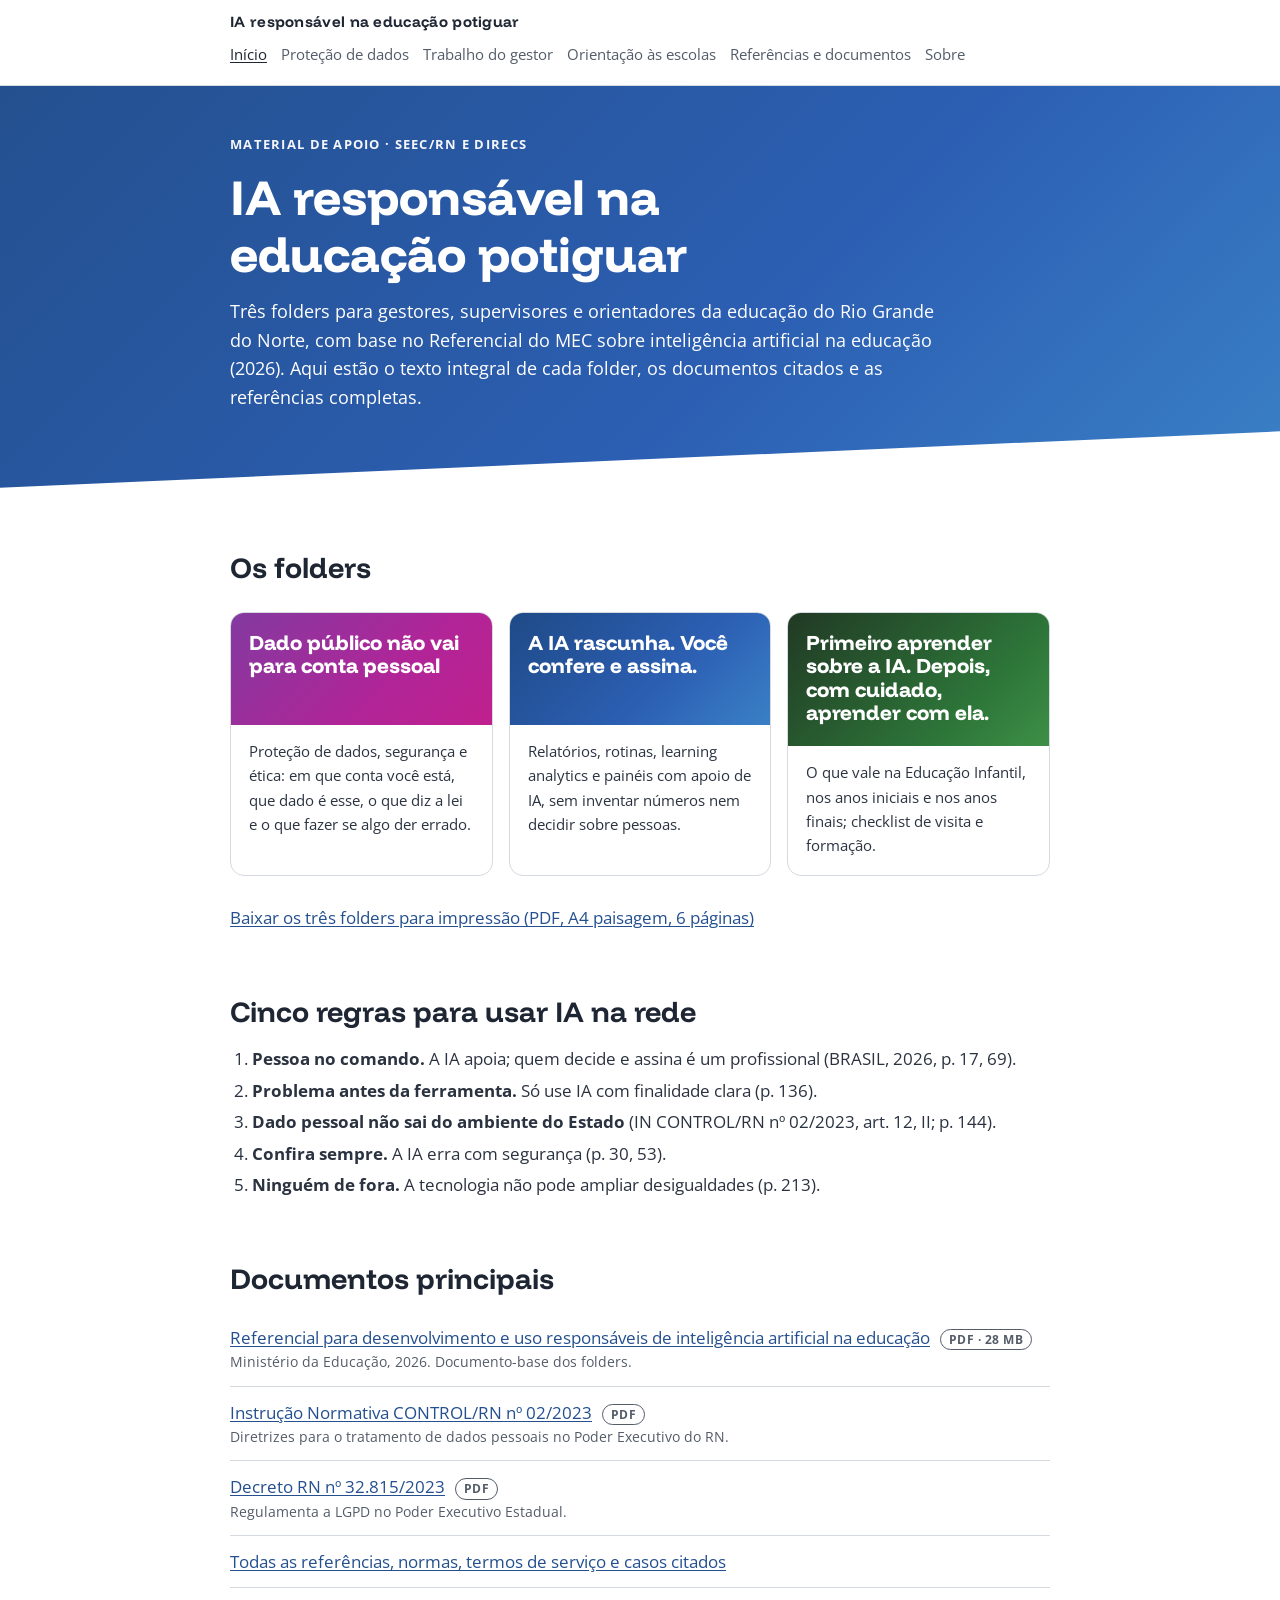
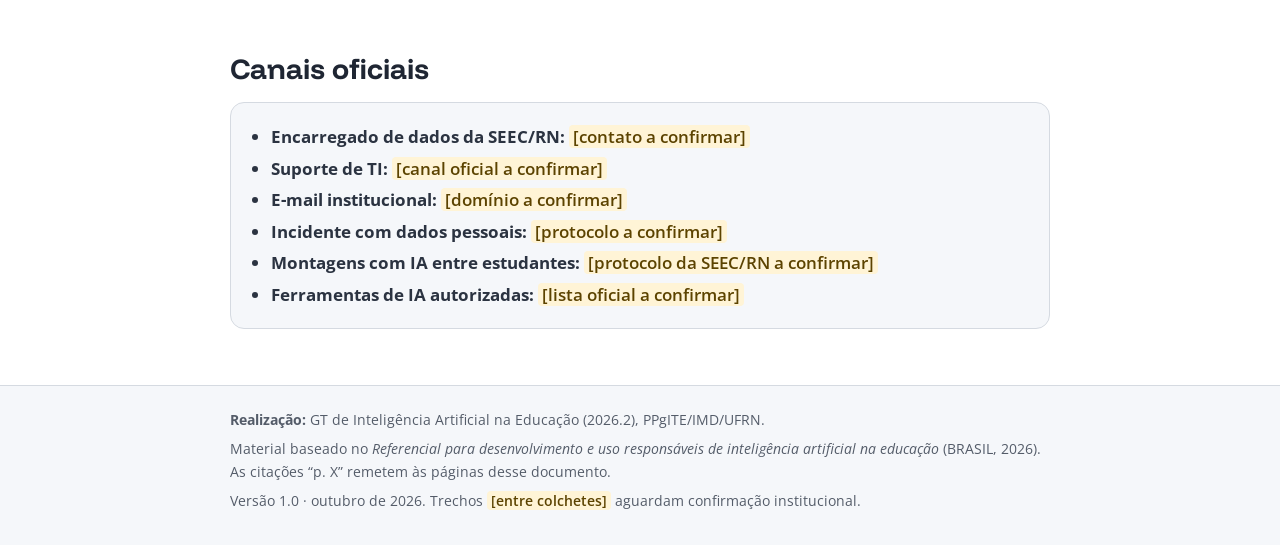
<file: index.html>
<!doctype html>
<html lang="pt-BR">
<head>
<meta charset="utf-8">
<meta name="viewport" content="width=device-width, initial-scale=1">
<title>IA responsável na educação potiguar</title>
<meta name="description" content="Folders, documentos e referências sobre o uso responsável de IA na educação do RN.">
<meta name="theme-color" content="#2C5FB3">
<link rel="icon" href="/assets/img/icone.svg" type="image/svg+xml">
<link rel="preconnect" href="https://fonts.googleapis.com">
<link rel="preconnect" href="https://fonts.gstatic.com" crossorigin>
<link rel="stylesheet" href="https://fonts.googleapis.com/css2?family=Funnel+Display:wght@600;700;800&family=Open+Sans:ital,wght@0,400;0,600;0,700;1,400&display=swap">
<link rel="stylesheet" href="/assets/css/style.css">
</head>
<body class="">
<a class="skip" href="#conteudo">Pular para o conteúdo</a>
<header class="top"><div class="wrap">
<a class="brand" href="/">IA responsável na educação potiguar</a>
<nav class="nav" aria-label="Seções"><a href="/" aria-current="page">Início</a><a href="/protecao-de-dados">Proteção de dados</a><a href="/trabalho-do-gestor">Trabalho do gestor</a><a href="/orientacao-nas-escolas">Orientação às escolas</a><a href="/referencias">Referências e documentos</a><a href="/sobre">Sobre</a></nav>
</div></header>
<section class="hero"><div class="wrap">
<p class="kicker">Material de apoio · SEEC/RN e DIRECs</p>
<h1>IA responsável na educação potiguar</h1>
<p class="lead">Três folders para gestores, supervisores e orientadores da educação do Rio Grande do Norte, com base no Referencial do MEC sobre inteligência artificial na educação (2026). Aqui estão o texto integral de cada folder, os documentos citados e as referências completas.</p>
</div></section>
<main id="conteudo"><div class="wrap">

<h2>Os folders</h2>
<div class="cards">
<a class="card t-dados" href="/protecao-de-dados"><span class="cap">Dado público não vai para conta pessoal</span><span class="body">Proteção de dados, segurança e ética: em que conta você está, que dado é esse, o que diz a lei e o que fazer se algo der errado.</span></a>
<a class="card t-gestor" href="/trabalho-do-gestor"><span class="cap">A IA rascunha. Você confere e assina.</span><span class="body">Relatórios, rotinas, learning analytics e painéis com apoio de IA, sem inventar números nem decidir sobre pessoas.</span></a>
<a class="card t-escolas" href="/orientacao-nas-escolas"><span class="cap">Primeiro aprender sobre a IA. Depois, com cuidado, aprender com ela.</span><span class="body">O que vale na Educação Infantil, nos anos iniciais e nos anos finais; checklist de visita e formação.</span></a>
</div>
<p><a href="/documentos/folders-ia-responsavel-educacao-potiguar.pdf">Baixar os três folders para impressão (PDF, A4 paisagem, 6 páginas)</a></p>

<h2>Cinco regras para usar IA na rede</h2>
<ol>
<li><strong>Pessoa no comando.</strong> A IA apoia; quem decide e assina é um profissional (BRASIL, 2026, p. 17, 69).</li>
<li><strong>Problema antes da ferramenta.</strong> Só use IA com finalidade clara (p. 136).</li>
<li><strong>Dado pessoal não sai do ambiente do Estado</strong> (IN CONTROL/RN nº 02/2023, art. 12, II; p. 144).</li>
<li><strong>Confira sempre.</strong> A IA erra com segurança (p. 30, 53).</li>
<li><strong>Ninguém de fora.</strong> A tecnologia não pode ampliar desigualdades (p. 213).</li>
</ol>

<h2>Documentos principais</h2>
<ul class="docs">
<li><a href="/documentos/referencial-ia-educacao-mec-2026.pdf">Referencial para desenvolvimento e uso responsáveis de inteligência artificial na educação</a> <span class="tag">PDF · 28 MB</span><span class="meta">Ministério da Educação, 2026. Documento-base dos folders.</span></li>
<li><a href="/documentos/in-control-rn-02-2023.pdf">Instrução Normativa CONTROL/RN nº 02/2023</a> <span class="tag">PDF</span><span class="meta">Diretrizes para o tratamento de dados pessoais no Poder Executivo do RN.</span></li>
<li><a href="/documentos/decreto-rn-32815-2023.pdf">Decreto RN nº 32.815/2023</a> <span class="tag">PDF</span><span class="meta">Regulamenta a LGPD no Poder Executivo Estadual.</span></li>
<li><a href="/referencias">Todas as referências, normas, termos de serviço e casos citados</a></li>
</ul>

<h2>Canais oficiais</h2>
<div class="box soft">
<ul>
<li><strong>Encarregado de dados da SEEC/RN:</strong> <span class="ph">[contato a confirmar]</span></li>
<li><strong>Suporte de TI:</strong> <span class="ph">[canal oficial a confirmar]</span></li>
<li><strong>E-mail institucional:</strong> <span class="ph">[domínio a confirmar]</span></li>
<li><strong>Incidente com dados pessoais:</strong> <span class="ph">[protocolo a confirmar]</span></li>
<li><strong>Montagens com IA entre estudantes:</strong> <span class="ph">[protocolo da SEEC/RN a confirmar]</span></li>
<li><strong>Ferramentas de IA autorizadas:</strong> <span class="ph">[lista oficial a confirmar]</span></li>
</ul>
</div>

</div></main>
<footer class="foot"><div class="wrap">
<p><strong>Realização:</strong> GT de Inteligência Artificial na Educação (2026.2), PPgITE/IMD/UFRN.</p>
<p>Material baseado no <em>Referencial para desenvolvimento e uso responsáveis de inteligência artificial na educação</em> (BRASIL, 2026). As citações “p. X” remetem às páginas desse documento.</p>
<p>Versão 1.0 · outubro de 2026. Trechos <span class="ph">[entre colchetes]</span> aguardam confirmação institucional.</p>
</div></footer>
</body>
</html>
</file>
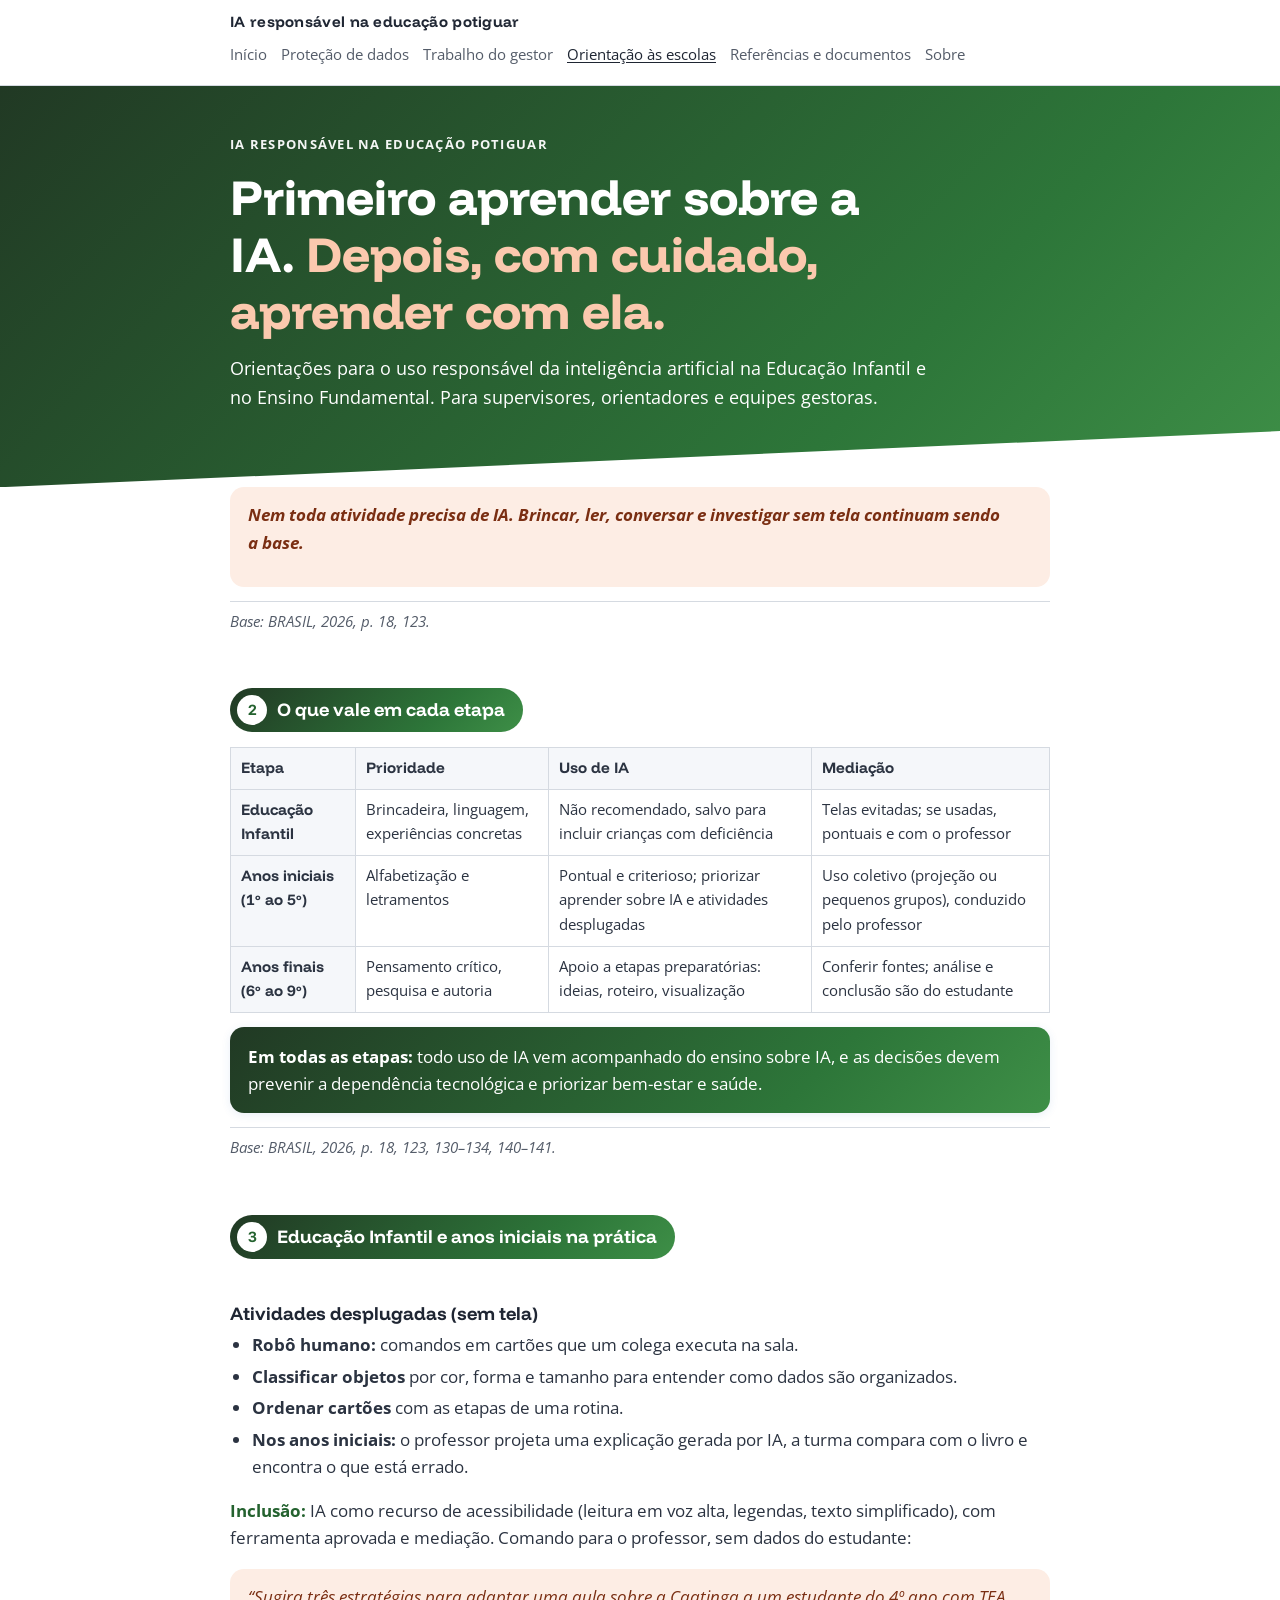
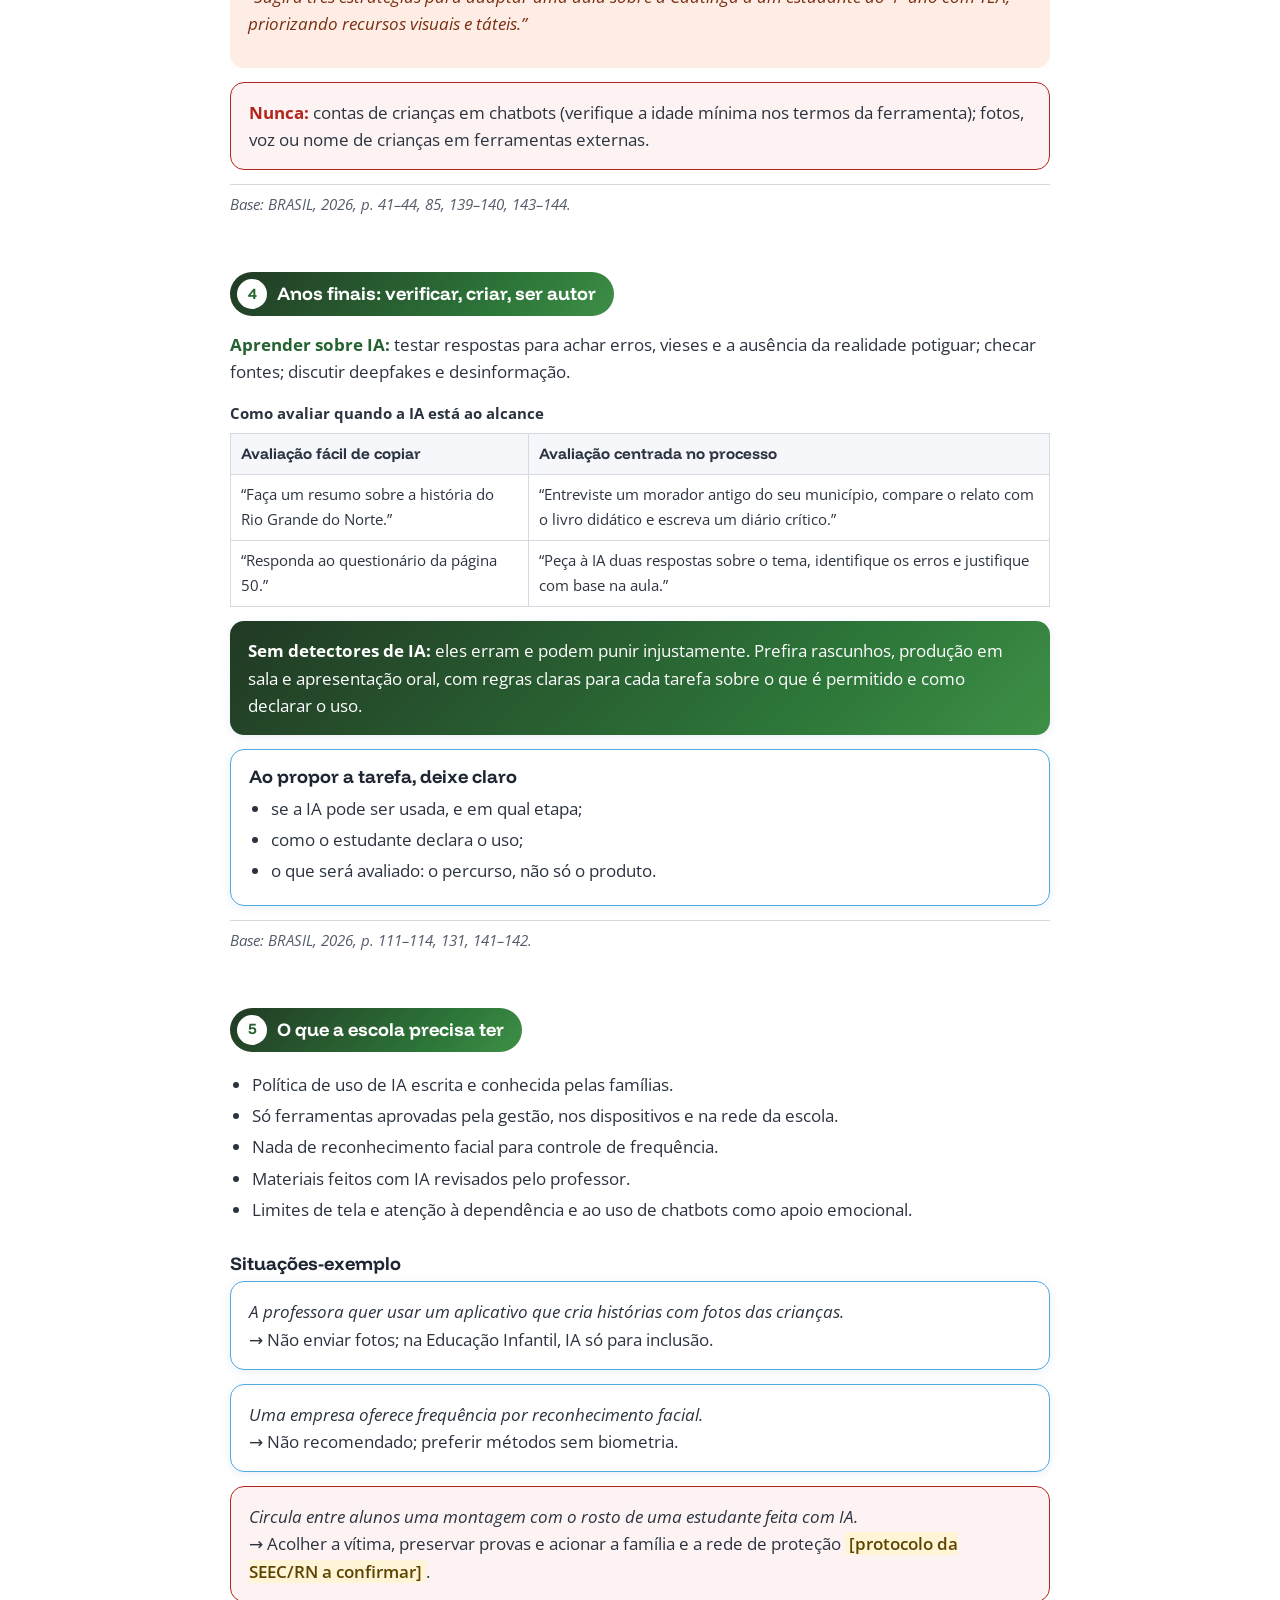
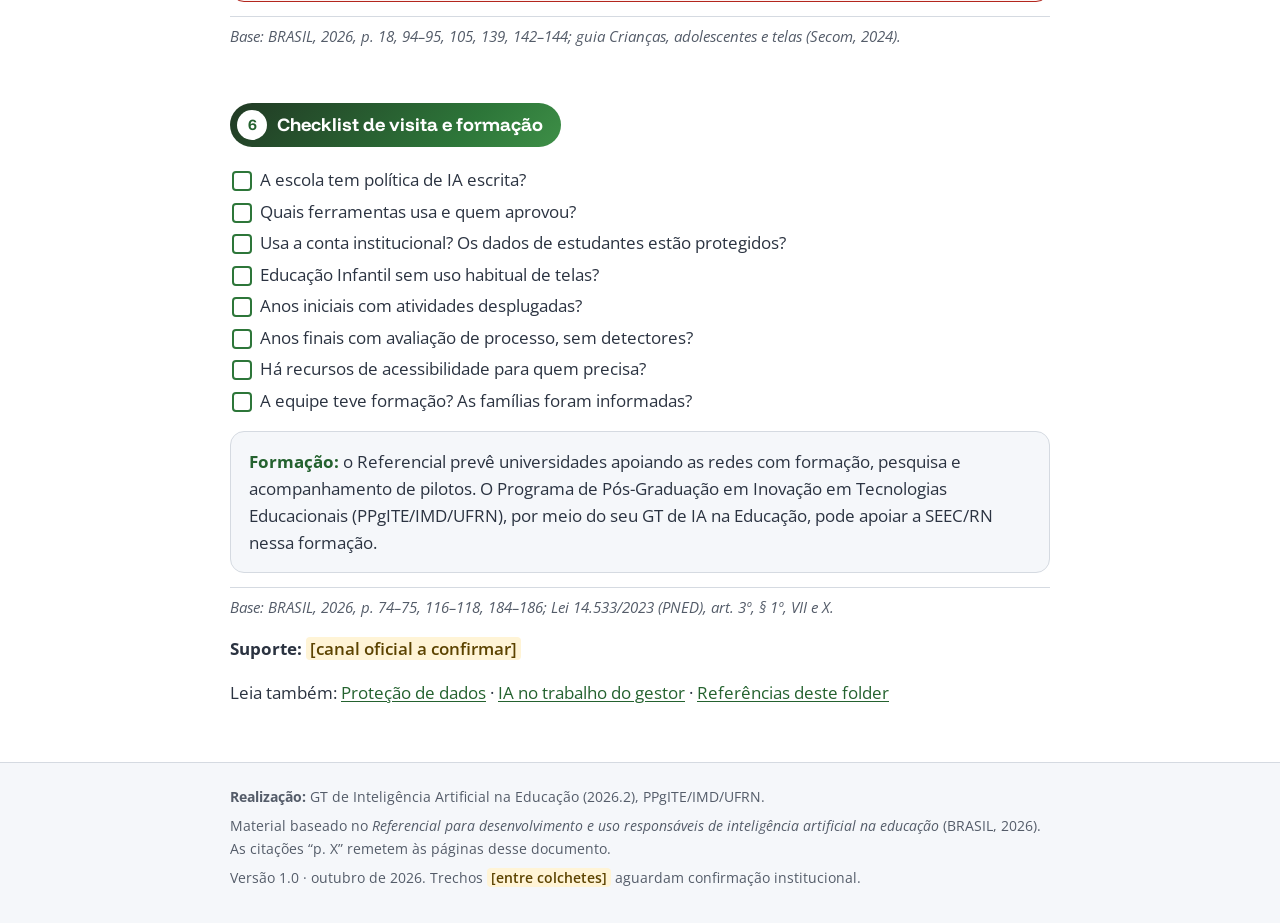
<file: orientacao-nas-escolas.html>
<!doctype html>
<html lang="pt-BR">
<head>
<meta charset="utf-8">
<meta name="viewport" content="width=device-width, initial-scale=1">
<title>Primeiro aprender sobre a IA · IA responsável na educação potiguar</title>
<meta name="description" content="Orientar e supervisionar o uso de IA na Educação Infantil e no Ensino Fundamental.">
<meta name="theme-color" content="#2C5FB3">
<link rel="icon" href="/assets/img/icone.svg" type="image/svg+xml">
<link rel="preconnect" href="https://fonts.googleapis.com">
<link rel="preconnect" href="https://fonts.gstatic.com" crossorigin>
<link rel="stylesheet" href="https://fonts.googleapis.com/css2?family=Funnel+Display:wght@600;700;800&family=Open+Sans:ital,wght@0,400;0,600;0,700;1,400&display=swap">
<link rel="stylesheet" href="/assets/css/style.css">
</head>
<body class="t-escolas">
<a class="skip" href="#conteudo">Pular para o conteúdo</a>
<header class="top"><div class="wrap">
<a class="brand" href="/">IA responsável na educação potiguar</a>
<nav class="nav" aria-label="Seções"><a href="/">Início</a><a href="/protecao-de-dados">Proteção de dados</a><a href="/trabalho-do-gestor">Trabalho do gestor</a><a href="/orientacao-nas-escolas" aria-current="page">Orientação às escolas</a><a href="/referencias">Referências e documentos</a><a href="/sobre">Sobre</a></nav>
</div></header>
<section class="hero"><div class="wrap">
<p class="kicker">IA responsável na educação potiguar</p>
<h1>Primeiro aprender sobre a IA. <span class="hl">Depois, com cuidado, aprender com ela.</span></h1>
<p class="lead">Orientações para o uso responsável da inteligência artificial na Educação Infantil e no Ensino Fundamental. Para supervisores, orientadores e equipes gestoras.</p>
</div></section>
<main id="conteudo"><div class="wrap">

<div class="quote"><p><strong>Nem toda atividade precisa de IA. Brincar, ler, conversar e investigar sem tela continuam sendo a base.</strong></p></div>
<p class="base">Base: BRASIL, 2026, p. 18, 123.</p>

<h2 class="pill"><span class="n" aria-hidden="true">2</span>O que vale em cada etapa</h2>
<div class="tbl-wrap"><table class="tbl">
<thead><tr><th scope="col">Etapa</th><th scope="col">Prioridade</th><th scope="col">Uso de IA</th><th scope="col">Mediação</th></tr></thead>
<tbody>
<tr><th scope="row">Educação Infantil</th><td>Brincadeira, linguagem, experiências concretas</td><td>Não recomendado, salvo para incluir crianças com deficiência</td><td>Telas evitadas; se usadas, pontuais e com o professor</td></tr>
<tr><th scope="row">Anos iniciais (1º ao 5º)</th><td>Alfabetização e letramentos</td><td>Pontual e criterioso; priorizar aprender sobre IA e atividades desplugadas</td><td>Uso coletivo (projeção ou pequenos grupos), conduzido pelo professor</td></tr>
<tr><th scope="row">Anos finais (6º ao 9º)</th><td>Pensamento crítico, pesquisa e autoria</td><td>Apoio a etapas preparatórias: ideias, roteiro, visualização</td><td>Conferir fontes; análise e conclusão são do estudante</td></tr>
</tbody></table></div>
<div class="box strong"><p><strong>Em todas as etapas:</strong> todo uso de IA vem acompanhado do ensino sobre IA, e as decisões devem prevenir a dependência tecnológica e priorizar bem-estar e saúde.</p></div>
<p class="base">Base: BRASIL, 2026, p. 18, 123, 130–134, 140–141.</p>

<h2 class="pill"><span class="n" aria-hidden="true">3</span>Educação Infantil e anos iniciais na prática</h2>
<h3>Atividades desplugadas (sem tela)</h3>
<ul>
<li><strong>Robô humano:</strong> comandos em cartões que um colega executa na sala.</li>
<li><strong>Classificar objetos</strong> por cor, forma e tamanho para entender como dados são organizados.</li>
<li><strong>Ordenar cartões</strong> com as etapas de uma rotina.</li>
<li><strong>Nos anos iniciais:</strong> o professor projeta uma explicação gerada por IA, a turma compara com o livro e encontra o que está errado.</li>
</ul>
<p><span class="lab">Inclusão:</span> IA como recurso de acessibilidade (leitura em voz alta, legendas, texto simplificado), com ferramenta aprovada e mediação. Comando para o professor, sem dados do estudante:</p>
<div class="quote"><p>“Sugira três estratégias para adaptar uma aula sobre a Caatinga a um estudante do 4º ano com TEA, priorizando recursos visuais e táteis.”</p></div>
<div class="box alert"><p><strong style="color:var(--red)">Nunca:</strong> contas de crianças em chatbots (verifique a idade mínima nos termos da ferramenta); fotos, voz ou nome de crianças em ferramentas externas.</p></div>
<p class="base">Base: BRASIL, 2026, p. 41–44, 85, 139–140, 143–144.</p>

<h2 class="pill"><span class="n" aria-hidden="true">4</span>Anos finais: verificar, criar, ser autor</h2>
<p><span class="lab">Aprender sobre IA:</span> testar respostas para achar erros, vieses e a ausência da realidade potiguar; checar fontes; discutir deepfakes e desinformação.</p>
<div class="tbl-wrap"><table class="tbl">
<caption>Como avaliar quando a IA está ao alcance</caption>
<thead><tr><th scope="col">Avaliação fácil de copiar</th><th scope="col">Avaliação centrada no processo</th></tr></thead>
<tbody>
<tr><td>“Faça um resumo sobre a história do Rio Grande do Norte.”</td><td>“Entreviste um morador antigo do seu município, compare o relato com o livro didático e escreva um diário crítico.”</td></tr>
<tr><td>“Responda ao questionário da página 50.”</td><td>“Peça à IA duas respostas sobre o tema, identifique os erros e justifique com base na aula.”</td></tr>
</tbody></table></div>
<div class="box strong"><p><strong>Sem detectores de IA:</strong> eles erram e podem punir injustamente. Prefira rascunhos, produção em sala e apresentação oral, com regras claras para cada tarefa sobre o que é permitido e como declarar o uso.</p></div>
<div class="box"><h3 style="margin-top:0">Ao propor a tarefa, deixe claro</h3>
<ul><li>se a IA pode ser usada, e em qual etapa;</li><li>como o estudante declara o uso;</li><li>o que será avaliado: o percurso, não só o produto.</li></ul></div>
<p class="base">Base: BRASIL, 2026, p. 111–114, 131, 141–142.</p>

<h2 class="pill"><span class="n" aria-hidden="true">5</span>O que a escola precisa ter</h2>
<ul>
<li>Política de uso de IA escrita e conhecida pelas famílias.</li>
<li>Só ferramentas aprovadas pela gestão, nos dispositivos e na rede da escola.</li>
<li>Nada de reconhecimento facial para controle de frequência.</li>
<li>Materiais feitos com IA revisados pelo professor.</li>
<li>Limites de tela e atenção à dependência e ao uso de chatbots como apoio emocional.</li>
</ul>
<h3>Situações-exemplo</h3>
<div class="box"><p><em>A professora quer usar um aplicativo que cria histórias com fotos das crianças.</em><br>→ Não enviar fotos; na Educação Infantil, IA só para inclusão.</p></div>
<div class="box"><p><em>Uma empresa oferece frequência por reconhecimento facial.</em><br>→ Não recomendado; preferir métodos sem biometria.</p></div>
<div class="box alert"><p><em>Circula entre alunos uma montagem com o rosto de uma estudante feita com IA.</em><br>→ Acolher a vítima, preservar provas e acionar a família e a rede de proteção <span class="ph">[protocolo da SEEC/RN a confirmar]</span>.</p></div>
<p class="base">Base: BRASIL, 2026, p. 18, 94–95, 105, 139, 142–144; guia Crianças, adolescentes e telas (Secom, 2024).</p>

<h2 class="pill"><span class="n" aria-hidden="true">6</span>Checklist de visita e formação</h2>
<ul class="check">
<li>A escola tem política de IA escrita?</li>
<li>Quais ferramentas usa e quem aprovou?</li>
<li>Usa a conta institucional? Os dados de estudantes estão protegidos?</li>
<li>Educação Infantil sem uso habitual de telas?</li>
<li>Anos iniciais com atividades desplugadas?</li>
<li>Anos finais com avaliação de processo, sem detectores?</li>
<li>Há recursos de acessibilidade para quem precisa?</li>
<li>A equipe teve formação? As famílias foram informadas?</li>
</ul>
<div class="box soft"><p><span class="lab">Formação:</span> o Referencial prevê universidades apoiando as redes com formação, pesquisa e acompanhamento de pilotos. O Programa de Pós-Graduação em Inovação em Tecnologias Educacionais (PPgITE/IMD/UFRN), por meio do seu GT de IA na Educação, pode apoiar a SEEC/RN nessa formação.</p></div>
<p class="base">Base: BRASIL, 2026, p. 74–75, 116–118, 184–186; Lei 14.533/2023 (PNED), art. 3º, § 1º, VII e X.</p>
<p><strong>Suporte:</strong> <span class="ph">[canal oficial a confirmar]</span></p>
<p>Leia também: <a href="/protecao-de-dados">Proteção de dados</a> · <a href="/trabalho-do-gestor">IA no trabalho do gestor</a> · <a href="/referencias#folder-escolas">Referências deste folder</a></p>

</div></main>
<footer class="foot"><div class="wrap">
<p><strong>Realização:</strong> GT de Inteligência Artificial na Educação (2026.2), PPgITE/IMD/UFRN.</p>
<p>Material baseado no <em>Referencial para desenvolvimento e uso responsáveis de inteligência artificial na educação</em> (BRASIL, 2026). As citações “p. X” remetem às páginas desse documento.</p>
<p>Versão 1.0 · outubro de 2026. Trechos <span class="ph">[entre colchetes]</span> aguardam confirmação institucional.</p>
</div></footer>
</body>
</html>
</file>
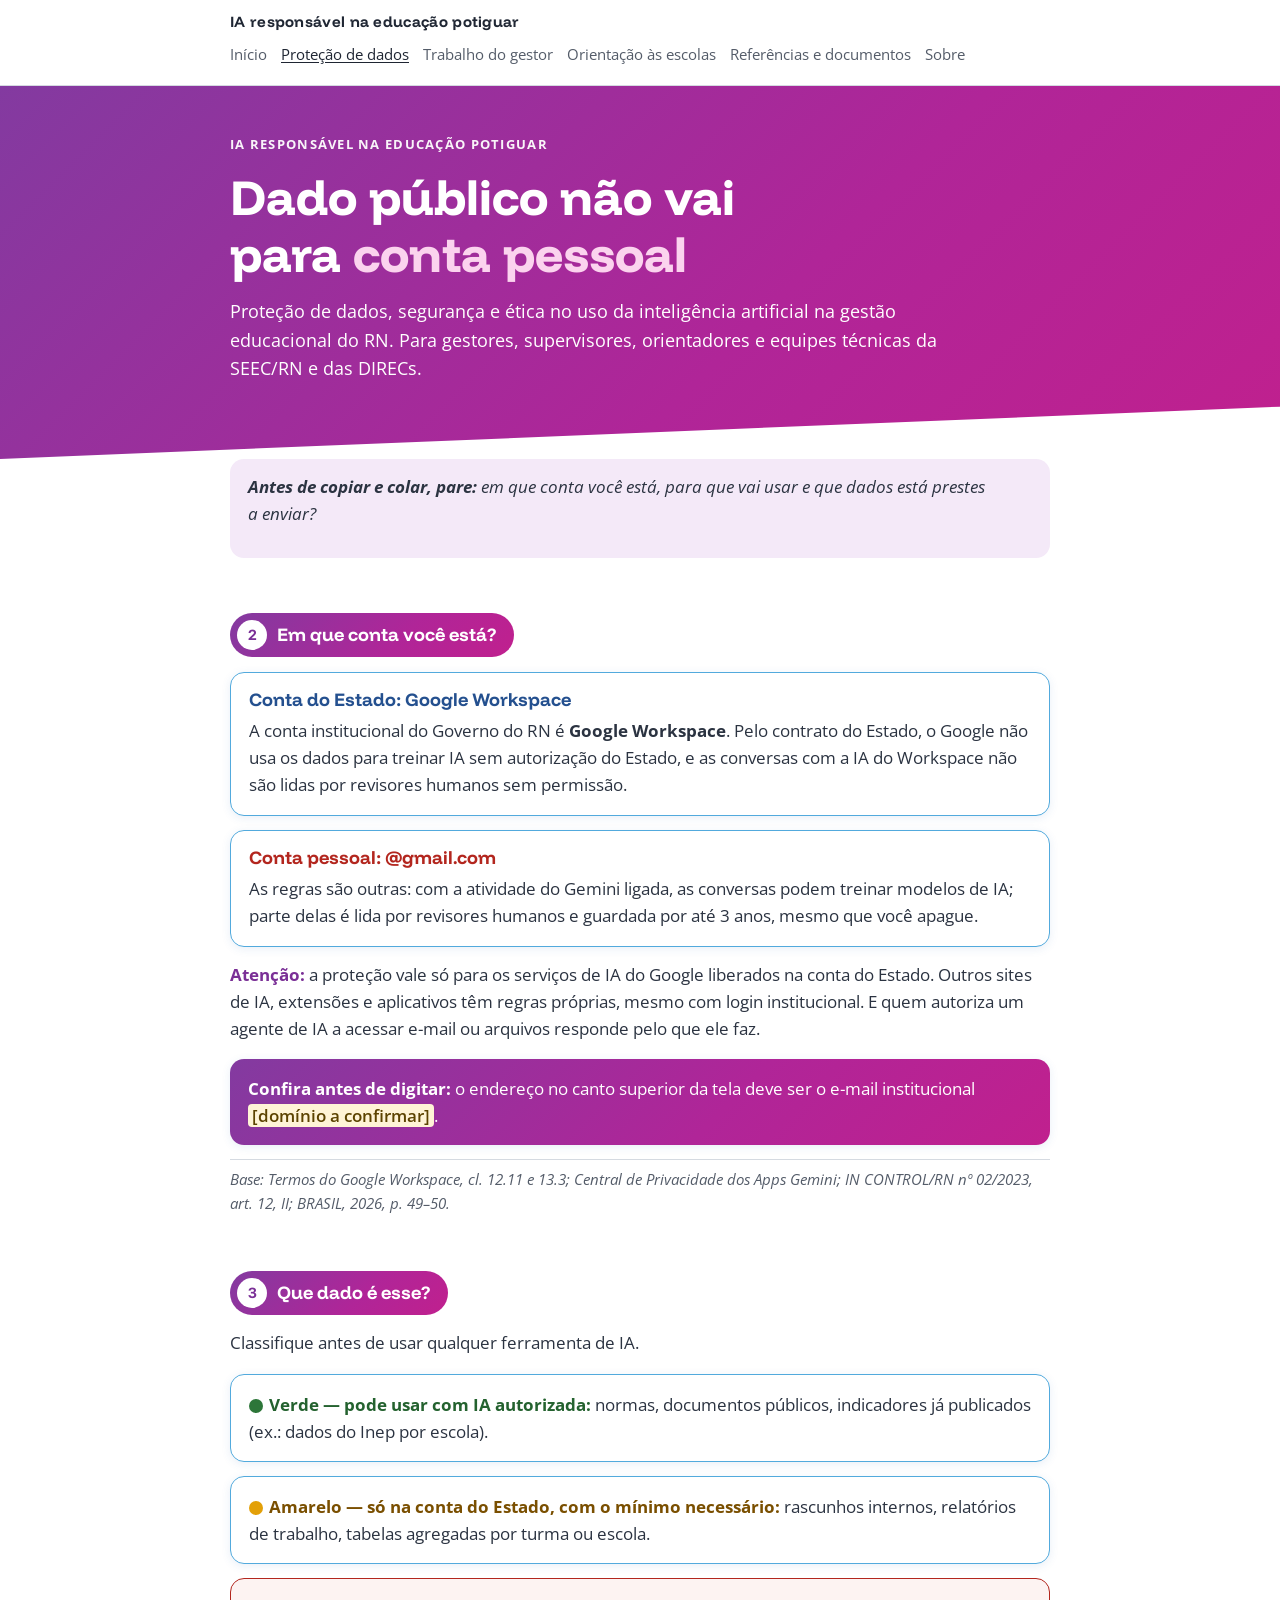
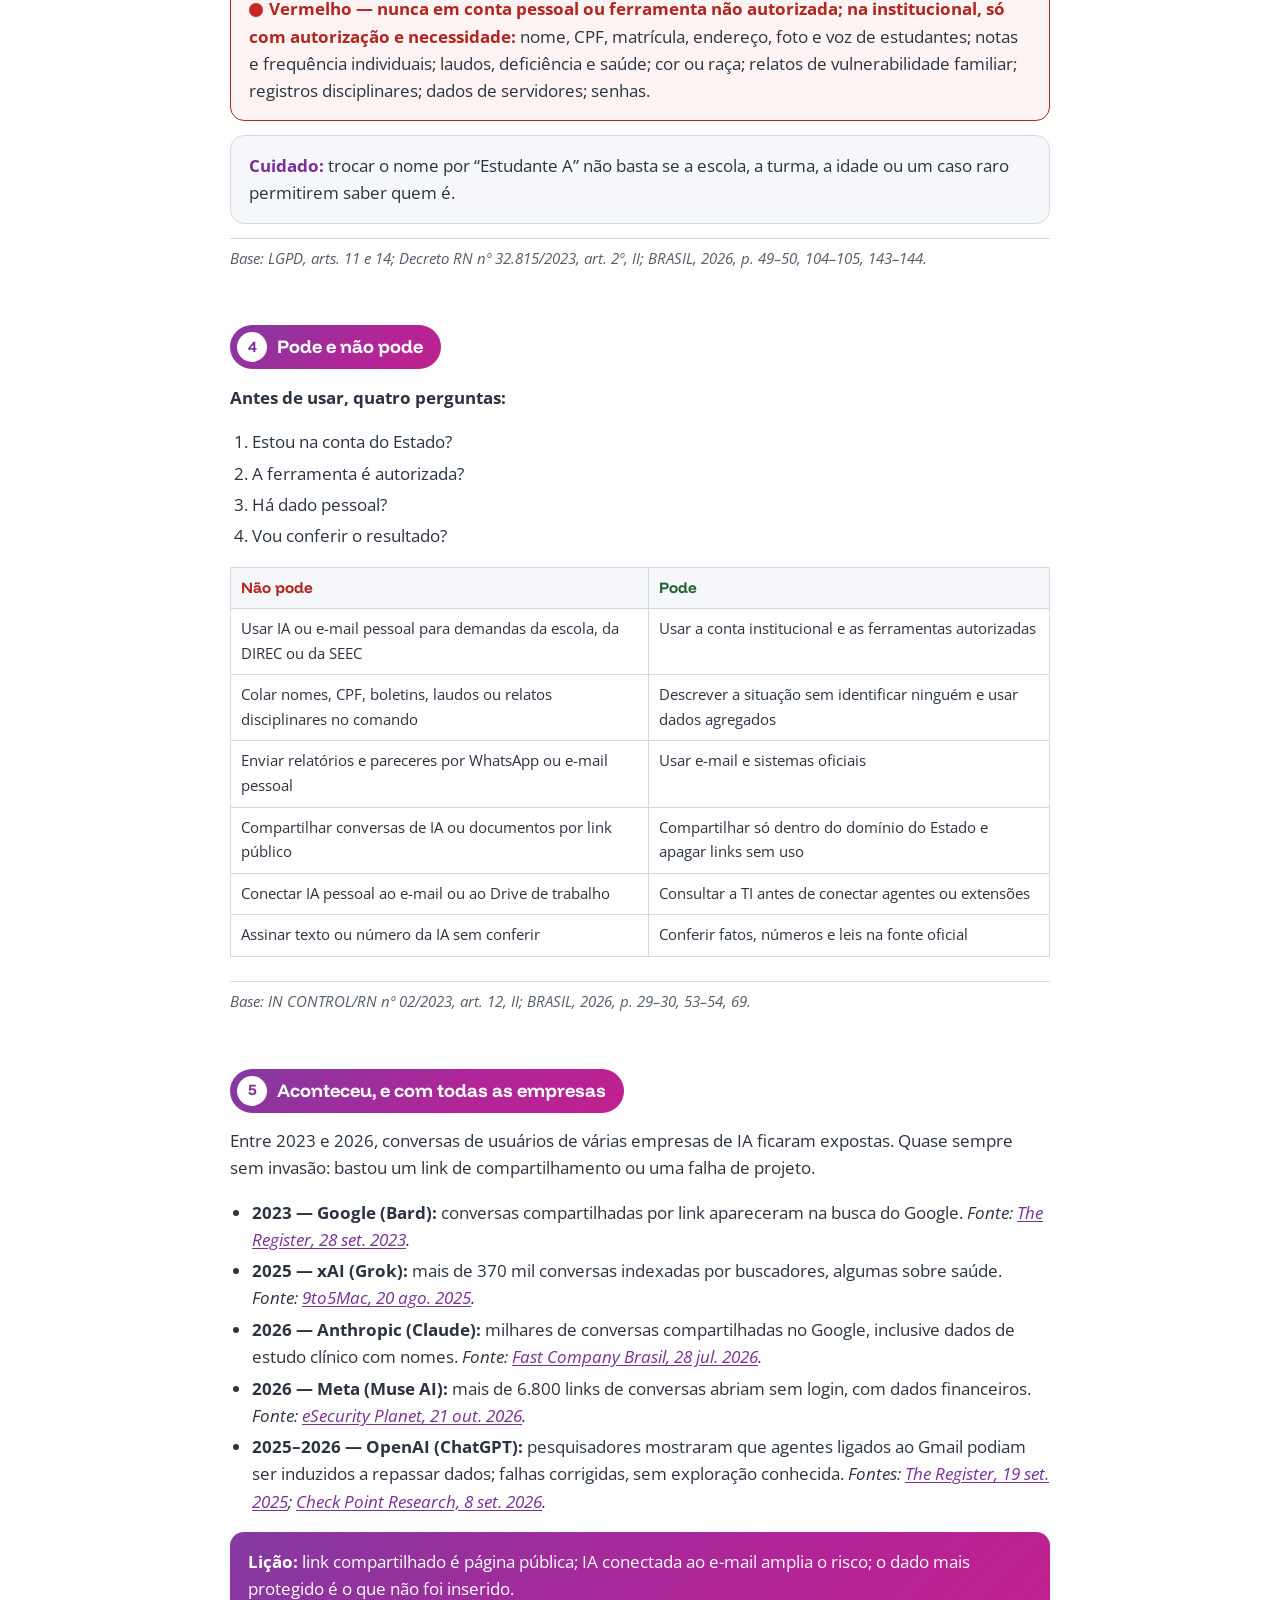
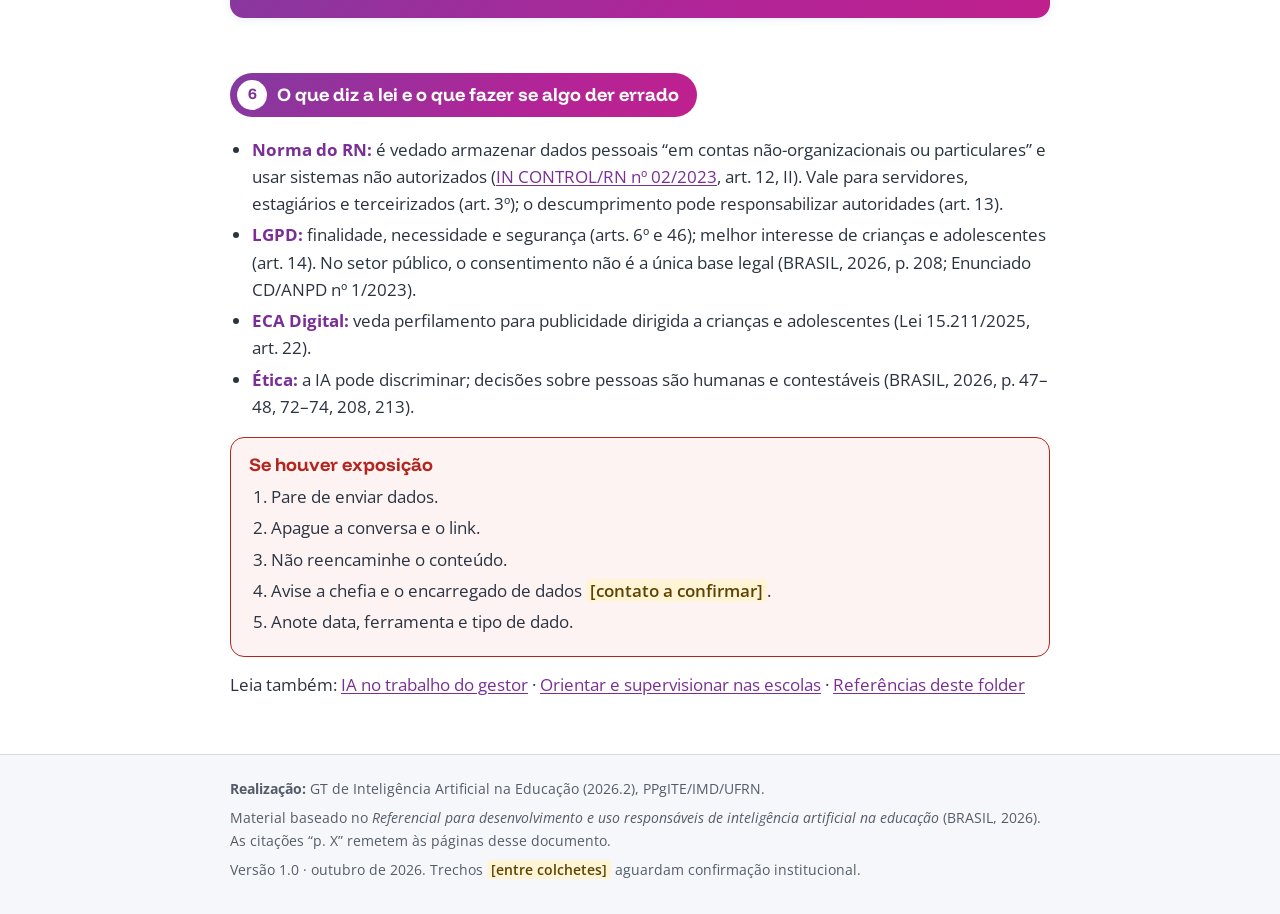
<file: protecao-de-dados.html>
<!doctype html>
<html lang="pt-BR">
<head>
<meta charset="utf-8">
<meta name="viewport" content="width=device-width, initial-scale=1">
<title>Dado público não vai para conta pessoal · IA responsável na educação potiguar</title>
<meta name="description" content="Proteção de dados, segurança e ética no uso da IA na gestão educacional do RN.">
<meta name="theme-color" content="#2C5FB3">
<link rel="icon" href="/assets/img/icone.svg" type="image/svg+xml">
<link rel="preconnect" href="https://fonts.googleapis.com">
<link rel="preconnect" href="https://fonts.gstatic.com" crossorigin>
<link rel="stylesheet" href="https://fonts.googleapis.com/css2?family=Funnel+Display:wght@600;700;800&family=Open+Sans:ital,wght@0,400;0,600;0,700;1,400&display=swap">
<link rel="stylesheet" href="/assets/css/style.css">
</head>
<body class="t-dados">
<a class="skip" href="#conteudo">Pular para o conteúdo</a>
<header class="top"><div class="wrap">
<a class="brand" href="/">IA responsável na educação potiguar</a>
<nav class="nav" aria-label="Seções"><a href="/">Início</a><a href="/protecao-de-dados" aria-current="page">Proteção de dados</a><a href="/trabalho-do-gestor">Trabalho do gestor</a><a href="/orientacao-nas-escolas">Orientação às escolas</a><a href="/referencias">Referências e documentos</a><a href="/sobre">Sobre</a></nav>
</div></header>
<section class="hero"><div class="wrap">
<p class="kicker">IA responsável na educação potiguar</p>
<h1>Dado público não vai para <span class="hl">conta pessoal</span></h1>
<p class="lead">Proteção de dados, segurança e ética no uso da inteligência artificial na gestão educacional do RN. Para gestores, supervisores, orientadores e equipes técnicas da SEEC/RN e das DIRECs.</p>
</div></section>
<main id="conteudo"><div class="wrap">

<div class="quote"><p><strong>Antes de copiar e colar, pare:</strong> em que conta você está, para que vai usar e que dados está prestes a enviar?</p></div>

<h2 class="pill"><span class="n" aria-hidden="true">2</span>Em que conta você está?</h2>
<div class="box">
<h3 style="margin-top:0;color:var(--blue-dark)">Conta do Estado: Google Workspace</h3>
<p>A conta institucional do Governo do RN é <strong>Google Workspace</strong>. Pelo contrato do Estado, o Google não usa os dados para treinar IA sem autorização do Estado, e as conversas com a IA do Workspace não são lidas por revisores humanos sem permissão.</p>
</div>
<div class="box">
<h3 style="margin-top:0;color:var(--red)">Conta pessoal: @gmail.com</h3>
<p>As regras são outras: com a atividade do Gemini ligada, as conversas podem treinar modelos de IA; parte delas é lida por revisores humanos e guardada por até 3 anos, mesmo que você apague.</p>
</div>
<p><span class="lab">Atenção:</span> a proteção vale só para os serviços de IA do Google liberados na conta do Estado. Outros sites de IA, extensões e aplicativos têm regras próprias, mesmo com login institucional. E quem autoriza um agente de IA a acessar e-mail ou arquivos responde pelo que ele faz.</p>
<div class="box strong"><p><strong>Confira antes de digitar:</strong> o endereço no canto superior da tela deve ser o e-mail institucional <span class="ph">[domínio a confirmar]</span>.</p></div>
<p class="base">Base: Termos do Google Workspace, cl. 12.11 e 13.3; Central de Privacidade dos Apps Gemini; IN CONTROL/RN nº 02/2023, art. 12, II; BRASIL, 2026, p. 49–50.</p>

<h2 class="pill"><span class="n" aria-hidden="true">3</span>Que dado é esse?</h2>
<p>Classifique antes de usar qualquer ferramenta de IA.</p>
<div class="box"><p><span class="dot" style="background:#2D7639" aria-hidden="true"></span><strong style="color:#24622F">Verde — pode usar com IA autorizada:</strong> normas, documentos públicos, indicadores já publicados (ex.: dados do Inep por escola).</p></div>
<div class="box"><p><span class="dot" style="background:#E3A008" aria-hidden="true"></span><strong style="color:#7A4F00">Amarelo — só na conta do Estado, com o mínimo necessário:</strong> rascunhos internos, relatórios de trabalho, tabelas agregadas por turma ou escola.</p></div>
<div class="box alert"><p><span class="dot" style="background:#C62828" aria-hidden="true"></span><strong style="color:#B3261E">Vermelho — nunca em conta pessoal ou ferramenta não autorizada; na institucional, só com autorização e necessidade:</strong> nome, CPF, matrícula, endereço, foto e voz de estudantes; notas e frequência individuais; laudos, deficiência e saúde; cor ou raça; relatos de vulnerabilidade familiar; registros disciplinares; dados de servidores; senhas.</p></div>
<div class="box soft"><p><span class="lab">Cuidado:</span> trocar o nome por “Estudante A” não basta se a escola, a turma, a idade ou um caso raro permitirem saber quem é.</p></div>
<p class="base">Base: LGPD, arts. 11 e 14; Decreto RN nº 32.815/2023, art. 2º, II; BRASIL, 2026, p. 49–50, 104–105, 143–144.</p>

<h2 class="pill"><span class="n" aria-hidden="true">4</span>Pode e não pode</h2>
<p><strong>Antes de usar, quatro perguntas:</strong></p>
<ol><li>Estou na conta do Estado?</li><li>A ferramenta é autorizada?</li><li>Há dado pessoal?</li><li>Vou conferir o resultado?</li></ol>
<div class="tbl-wrap"><table class="tbl">
<thead><tr><th scope="col" style="color:#B3261E">Não pode</th><th scope="col" style="color:#24622F">Pode</th></tr></thead>
<tbody>
<tr><td>Usar IA ou e-mail pessoal para demandas da escola, da DIREC ou da SEEC</td><td>Usar a conta institucional e as ferramentas autorizadas</td></tr>
<tr><td>Colar nomes, CPF, boletins, laudos ou relatos disciplinares no comando</td><td>Descrever a situação sem identificar ninguém e usar dados agregados</td></tr>
<tr><td>Enviar relatórios e pareceres por WhatsApp ou e-mail pessoal</td><td>Usar e-mail e sistemas oficiais</td></tr>
<tr><td>Compartilhar conversas de IA ou documentos por link público</td><td>Compartilhar só dentro do domínio do Estado e apagar links sem uso</td></tr>
<tr><td>Conectar IA pessoal ao e-mail ou ao Drive de trabalho</td><td>Consultar a TI antes de conectar agentes ou extensões</td></tr>
<tr><td>Assinar texto ou número da IA sem conferir</td><td>Conferir fatos, números e leis na fonte oficial</td></tr>
</tbody></table></div>
<p class="base">Base: IN CONTROL/RN nº 02/2023, art. 12, II; BRASIL, 2026, p. 29–30, 53–54, 69.</p>

<h2 class="pill"><span class="n" aria-hidden="true">5</span>Aconteceu, e com todas as empresas</h2>
<p>Entre 2023 e 2026, conversas de usuários de várias empresas de IA ficaram expostas. Quase sempre sem invasão: bastou um link de compartilhamento ou uma falha de projeto.</p>
<ul>
<li><strong>2023 — Google (Bard):</strong> conversas compartilhadas por link apareceram na busca do Google. <em>Fonte: <a href="https://www.theregister.com/2023/09/28/google_bard_chat/">The Register, 28 set. 2023</a>.</em></li>
<li><strong>2025 — xAI (Grok):</strong> mais de 370 mil conversas indexadas por buscadores, algumas sobre saúde. <em>Fonte: <a href="https://9to5mac.com/2025/08/20/370k-grok-ai-chats-made-public-without-user-consent/">9to5Mac, 20 ago. 2025</a>.</em></li>
<li><strong>2026 — Anthropic (Claude):</strong> milhares de conversas compartilhadas no Google, inclusive dados de estudo clínico com nomes. <em>Fonte: <a href="https://fastcompanybrasil.com/tech/conversas-compartilhadas-no-claude-apareceram-no-google">Fast Company Brasil, 28 jul. 2026</a>.</em></li>
<li><strong>2026 — Meta (Muse AI):</strong> mais de 6.800 links de conversas abriam sem login, com dados financeiros. <em>Fonte: <a href="https://www.esecurityplanet.com/threats/news-meta-muse-chat-links-passive-dns-exposure/">eSecurity Planet, 21 out. 2026</a>.</em></li>
<li><strong>2025–2026 — OpenAI (ChatGPT):</strong> pesquisadores mostraram que agentes ligados ao Gmail podiam ser induzidos a repassar dados; falhas corrigidas, sem exploração conhecida. <em>Fontes: <a href="https://theregister.com/2025/09/19/openai_shadowleak_bug">The Register, 19 set. 2025</a>; <a href="https://research.checkpoint.com/2026/the-shared-clipboard-inside-the-sandbox-cross-account-data-leakage-in-chatgpt/">Check Point Research, 8 set. 2026</a>.</em></li>
</ul>
<div class="box strong"><p><strong>Lição:</strong> link compartilhado é página pública; IA conectada ao e-mail amplia o risco; o dado mais protegido é o que não foi inserido.</p></div>

<h2 class="pill"><span class="n" aria-hidden="true">6</span>O que diz a lei e o que fazer se algo der errado</h2>
<ul>
<li><span class="lab">Norma do RN:</span> é vedado armazenar dados pessoais “em contas não-organizacionais ou particulares” e usar sistemas não autorizados (<a href="/documentos/in-control-rn-02-2023.pdf">IN CONTROL/RN nº 02/2023</a>, art. 12, II). Vale para servidores, estagiários e terceirizados (art. 3º); o descumprimento pode responsabilizar autoridades (art. 13).</li>
<li><span class="lab">LGPD:</span> finalidade, necessidade e segurança (arts. 6º e 46); melhor interesse de crianças e adolescentes (art. 14). No setor público, o consentimento não é a única base legal (BRASIL, 2026, p. 208; Enunciado CD/ANPD nº 1/2023).</li>
<li><span class="lab">ECA Digital:</span> veda perfilamento para publicidade dirigida a crianças e adolescentes (Lei 15.211/2025, art. 22).</li>
<li><span class="lab">Ética:</span> a IA pode discriminar; decisões sobre pessoas são humanas e contestáveis (BRASIL, 2026, p. 47–48, 72–74, 208, 213).</li>
</ul>
<div class="box alert">
<h3 style="margin-top:0;color:var(--red)">Se houver exposição</h3>
<ol><li>Pare de enviar dados.</li><li>Apague a conversa e o link.</li><li>Não reencaminhe o conteúdo.</li><li>Avise a chefia e o encarregado de dados <span class="ph">[contato a confirmar]</span>.</li><li>Anote data, ferramenta e tipo de dado.</li></ol>
</div>
<p>Leia também: <a href="/trabalho-do-gestor">IA no trabalho do gestor</a> · <a href="/orientacao-nas-escolas">Orientar e supervisionar nas escolas</a> · <a href="/referencias#folder-dados">Referências deste folder</a></p>

</div></main>
<footer class="foot"><div class="wrap">
<p><strong>Realização:</strong> GT de Inteligência Artificial na Educação (2026.2), PPgITE/IMD/UFRN.</p>
<p>Material baseado no <em>Referencial para desenvolvimento e uso responsáveis de inteligência artificial na educação</em> (BRASIL, 2026). As citações “p. X” remetem às páginas desse documento.</p>
<p>Versão 1.0 · outubro de 2026. Trechos <span class="ph">[entre colchetes]</span> aguardam confirmação institucional.</p>
</div></footer>
</body>
</html>
</file>
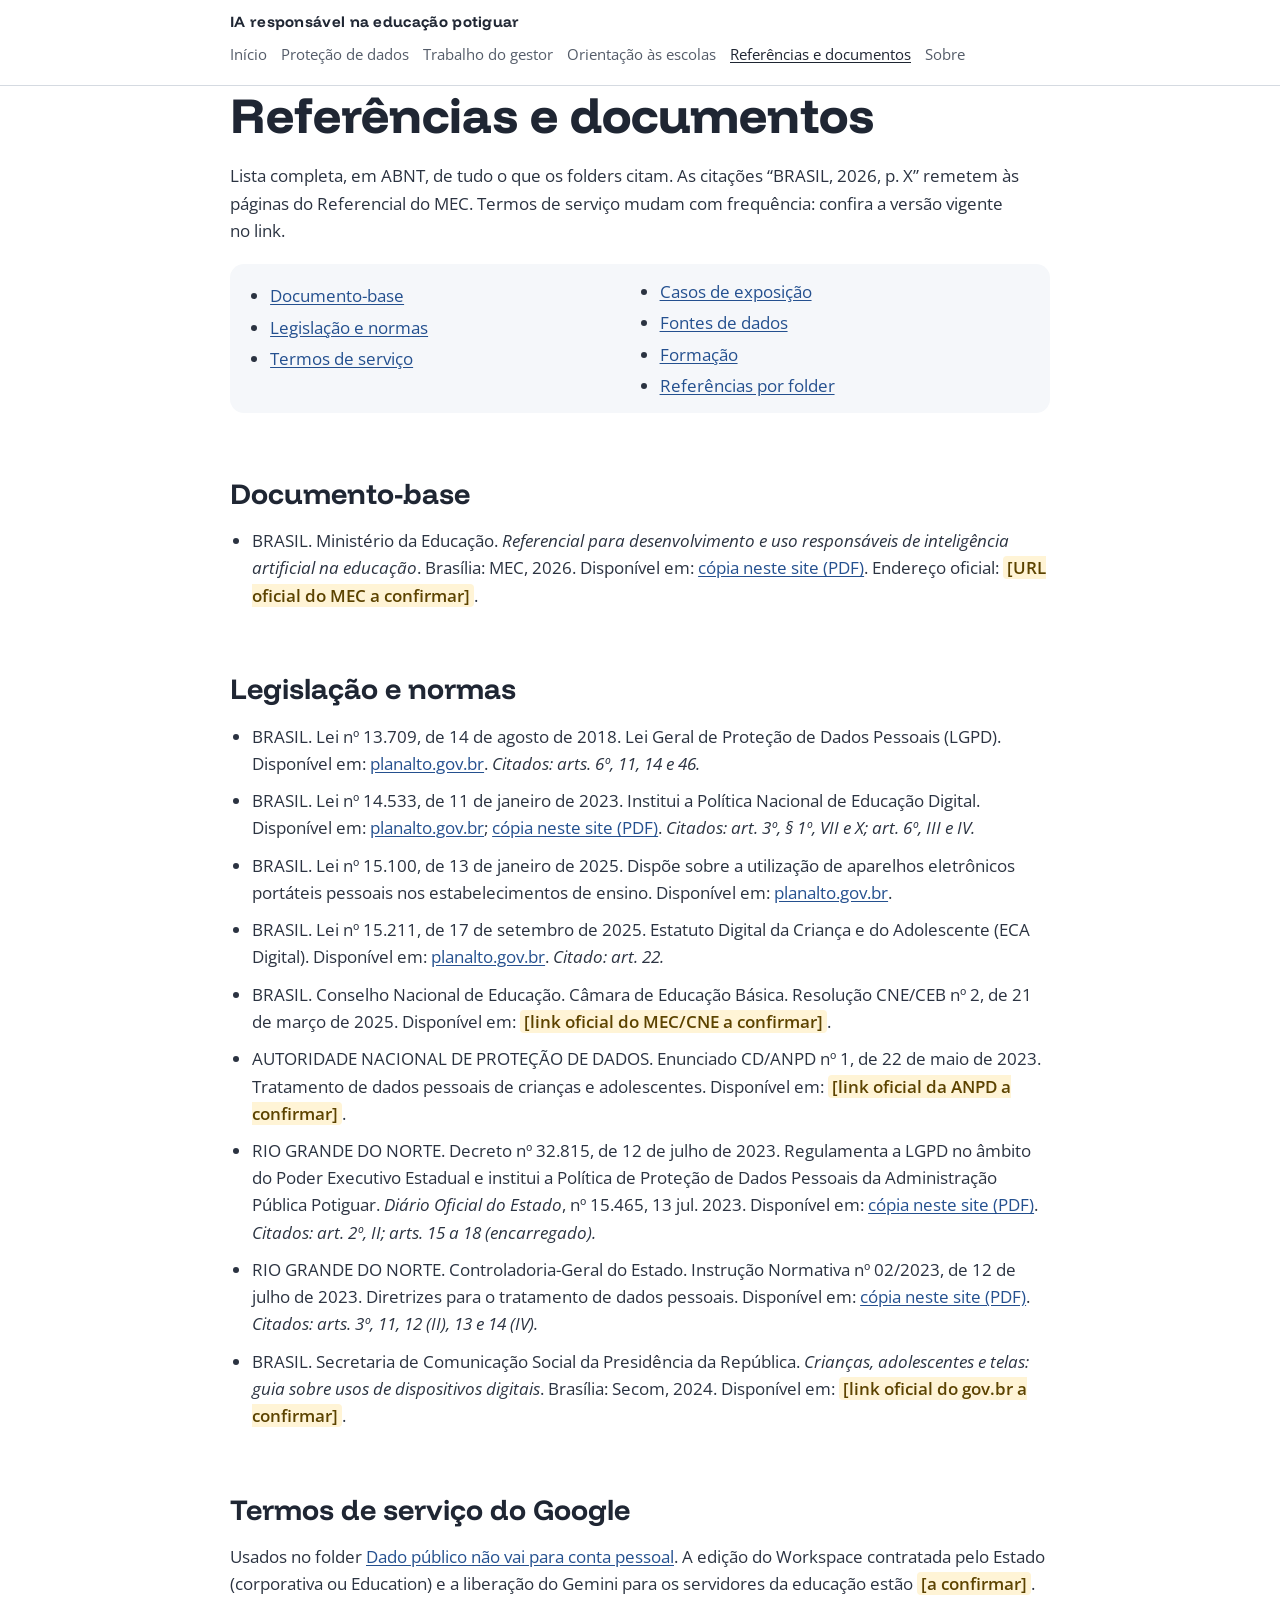
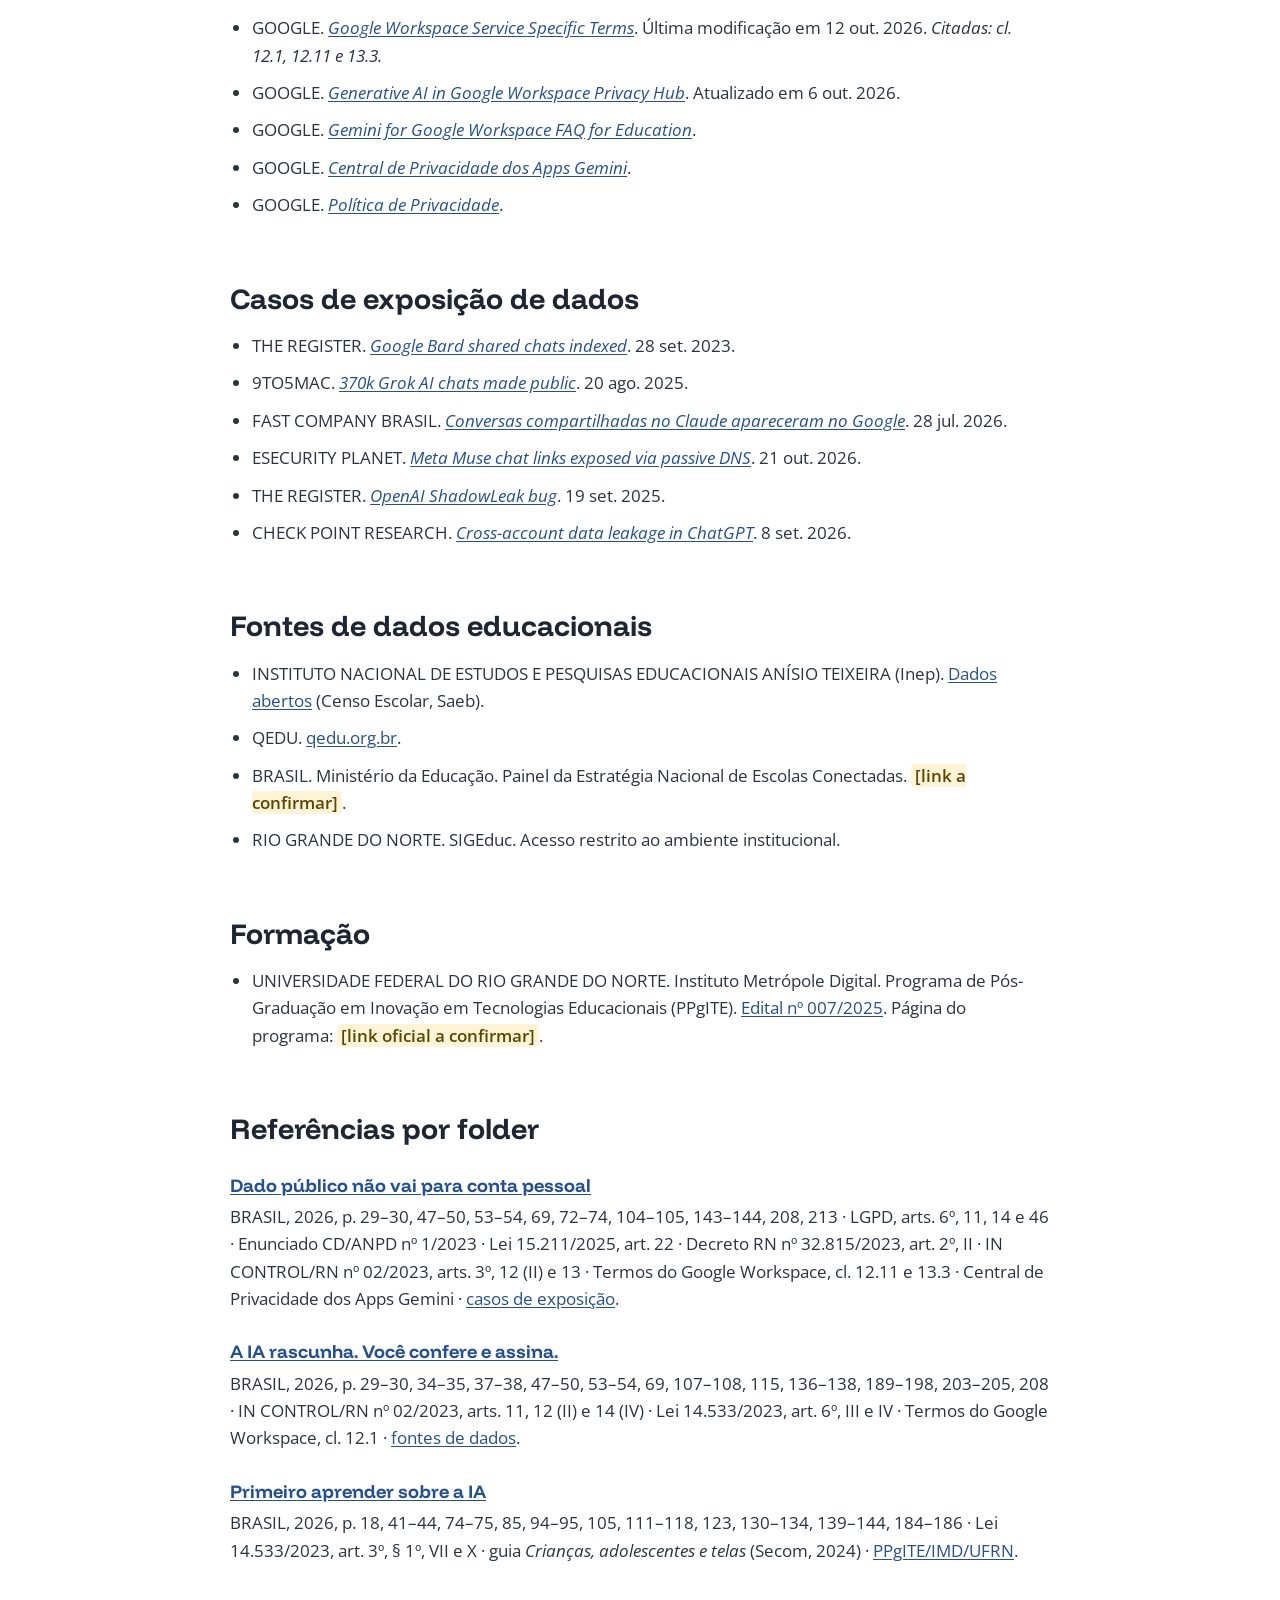
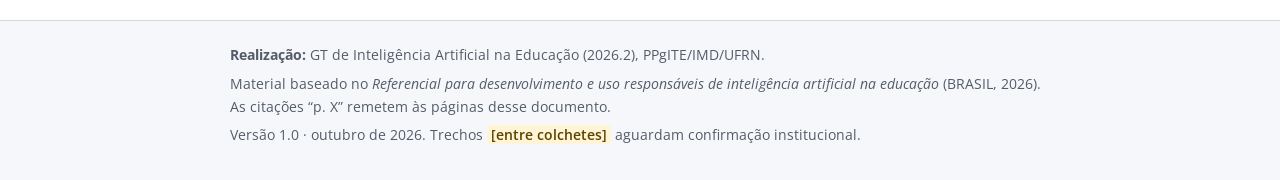
<file: referencias.html>
<!doctype html>
<html lang="pt-BR">
<head>
<meta charset="utf-8">
<meta name="viewport" content="width=device-width, initial-scale=1">
<title>Referências e documentos · IA responsável na educação potiguar</title>
<meta name="description" content="Referências completas, normas, termos de serviço e documentos citados nos folders.">
<meta name="theme-color" content="#2C5FB3">
<link rel="icon" href="/assets/img/icone.svg" type="image/svg+xml">
<link rel="preconnect" href="https://fonts.googleapis.com">
<link rel="preconnect" href="https://fonts.gstatic.com" crossorigin>
<link rel="stylesheet" href="https://fonts.googleapis.com/css2?family=Funnel+Display:wght@600;700;800&family=Open+Sans:ital,wght@0,400;0,600;0,700;1,400&display=swap">
<link rel="stylesheet" href="/assets/css/style.css">
</head>
<body class="">
<a class="skip" href="#conteudo">Pular para o conteúdo</a>
<header class="top"><div class="wrap">
<a class="brand" href="/">IA responsável na educação potiguar</a>
<nav class="nav" aria-label="Seções"><a href="/">Início</a><a href="/protecao-de-dados">Proteção de dados</a><a href="/trabalho-do-gestor">Trabalho do gestor</a><a href="/orientacao-nas-escolas">Orientação às escolas</a><a href="/referencias" aria-current="page">Referências e documentos</a><a href="/sobre">Sobre</a></nav>
</div></header>

<main id="conteudo"><div class="wrap">

<h1>Referências e documentos</h1>
<p>Lista completa, em ABNT, de tudo o que os folders citam. As citações “BRASIL, 2026, p. X” remetem às páginas do Referencial do MEC. Termos de serviço mudam com frequência: confira a versão vigente no link.</p>
<nav class="toc" aria-label="Nesta página"><ul>
<li><a href="#base">Documento-base</a></li><li><a href="#normas">Legislação e normas</a></li>
<li><a href="#termos">Termos de serviço</a></li><li><a href="#casos">Casos de exposição</a></li>
<li><a href="#dados">Fontes de dados</a></li><li><a href="#formacao">Formação</a></li>
<li><a href="#por-folder">Referências por folder</a></li></ul></nav>

<h2 id="base">Documento-base</h2>
<ul class="refs">
<li>BRASIL. Ministério da Educação. <em>Referencial para desenvolvimento e uso responsáveis de inteligência artificial na educação</em>. Brasília: MEC, 2026. Disponível em: <a href="/documentos/referencial-ia-educacao-mec-2026.pdf">cópia neste site (PDF)</a>. Endereço oficial: <span class="ph">[URL oficial do MEC a confirmar]</span>.</li>
</ul>

<h2 id="normas">Legislação e normas</h2>
<ul class="refs">
<li>BRASIL. Lei nº 13.709, de 14 de agosto de 2018. Lei Geral de Proteção de Dados Pessoais (LGPD). Disponível em: <a href="https://www.planalto.gov.br/ccivil_03/_ato2015-2018/2018/lei/l13709.htm">planalto.gov.br</a>. <em>Citados: arts. 6º, 11, 14 e 46.</em></li>
<li>BRASIL. Lei nº 14.533, de 11 de janeiro de 2023. Institui a Política Nacional de Educação Digital. Disponível em: <a href="https://www.planalto.gov.br/ccivil_03/_ato2023-2026/2023/lei/l14533.htm">planalto.gov.br</a>; <a href="/documentos/lei-14533-2023-pned.pdf">cópia neste site (PDF)</a>. <em>Citados: art. 3º, § 1º, VII e X; art. 6º, III e IV.</em></li>
<li>BRASIL. Lei nº 15.100, de 13 de janeiro de 2025. Dispõe sobre a utilização de aparelhos eletrônicos portáteis pessoais nos estabelecimentos de ensino. Disponível em: <a href="https://www.planalto.gov.br/ccivil_03/_ato2023-2026/2025/lei/l15100.htm">planalto.gov.br</a>.</li>
<li>BRASIL. Lei nº 15.211, de 17 de setembro de 2025. Estatuto Digital da Criança e do Adolescente (ECA Digital). Disponível em: <a href="https://www.planalto.gov.br/ccivil_03/_ato2023-2026/2025/lei/l15211.htm">planalto.gov.br</a>. <em>Citado: art. 22.</em></li>
<li>BRASIL. Conselho Nacional de Educação. Câmara de Educação Básica. Resolução CNE/CEB nº 2, de 21 de março de 2025. Disponível em: <span class="ph">[link oficial do MEC/CNE a confirmar]</span>.</li>
<li>AUTORIDADE NACIONAL DE PROTEÇÃO DE DADOS. Enunciado CD/ANPD nº 1, de 22 de maio de 2023. Tratamento de dados pessoais de crianças e adolescentes. Disponível em: <span class="ph">[link oficial da ANPD a confirmar]</span>.</li>
<li>RIO GRANDE DO NORTE. Decreto nº 32.815, de 12 de julho de 2023. Regulamenta a LGPD no âmbito do Poder Executivo Estadual e institui a Política de Proteção de Dados Pessoais da Administração Pública Potiguar. <em>Diário Oficial do Estado</em>, nº 15.465, 13 jul. 2023. Disponível em: <a href="/documentos/decreto-rn-32815-2023.pdf">cópia neste site (PDF)</a>. <em>Citados: art. 2º, II; arts. 15 a 18 (encarregado).</em></li>
<li>RIO GRANDE DO NORTE. Controladoria-Geral do Estado. Instrução Normativa nº 02/2023, de 12 de julho de 2023. Diretrizes para o tratamento de dados pessoais. Disponível em: <a href="/documentos/in-control-rn-02-2023.pdf">cópia neste site (PDF)</a>. <em>Citados: arts. 3º, 11, 12 (II), 13 e 14 (IV).</em></li>
<li>BRASIL. Secretaria de Comunicação Social da Presidência da República. <em>Crianças, adolescentes e telas: guia sobre usos de dispositivos digitais</em>. Brasília: Secom, 2024. Disponível em: <span class="ph">[link oficial do gov.br a confirmar]</span>.</li>
</ul>

<h2 id="termos">Termos de serviço do Google</h2>
<p>Usados no folder <a href="/protecao-de-dados">Dado público não vai para conta pessoal</a>. A edição do Workspace contratada pelo Estado (corporativa ou Education) e a liberação do Gemini para os servidores da educação estão <span class="ph">[a confirmar]</span>.</p>
<ul class="refs">
<li>GOOGLE. <a href="https://workspace.google.com/terms/service-terms/"><em>Google Workspace Service Specific Terms</em></a>. Última modificação em 12 out. 2026. <em>Citadas: cl. 12.1, 12.11 e 13.3.</em></li>
<li>GOOGLE. <a href="https://knowledge.workspace.google.com/admin/generative-ai/generative-ai-in-google-workspace-privacy-hub"><em>Generative AI in Google Workspace Privacy Hub</em></a>. Atualizado em 6 out. 2026.</li>
<li>GOOGLE. <a href="https://knowledge.workspace.google.com/admin/generative-ai/workspace-with-gemini/gemini-for-google-workspace-faq-education"><em>Gemini for Google Workspace FAQ for Education</em></a>.</li>
<li>GOOGLE. <a href="https://support.google.com/gemini/answer/13594961?hl=pt-BR"><em>Central de Privacidade dos Apps Gemini</em></a>.</li>
<li>GOOGLE. <a href="https://policies.google.com/privacy"><em>Política de Privacidade</em></a>.</li>
</ul>

<h2 id="casos">Casos de exposição de dados</h2>
<ul class="refs">
<li>THE REGISTER. <a href="https://www.theregister.com/2023/09/28/google_bard_chat/"><em>Google Bard shared chats indexed</em></a>. 28 set. 2023.</li>
<li>9TO5MAC. <a href="https://9to5mac.com/2025/08/20/370k-grok-ai-chats-made-public-without-user-consent/"><em>370k Grok AI chats made public</em></a>. 20 ago. 2025.</li>
<li>FAST COMPANY BRASIL. <a href="https://fastcompanybrasil.com/tech/conversas-compartilhadas-no-claude-apareceram-no-google"><em>Conversas compartilhadas no Claude apareceram no Google</em></a>. 28 jul. 2026.</li>
<li>ESECURITY PLANET. <a href="https://www.esecurityplanet.com/threats/news-meta-muse-chat-links-passive-dns-exposure/"><em>Meta Muse chat links exposed via passive DNS</em></a>. 21 out. 2026.</li>
<li>THE REGISTER. <a href="https://theregister.com/2025/09/19/openai_shadowleak_bug"><em>OpenAI ShadowLeak bug</em></a>. 19 set. 2025.</li>
<li>CHECK POINT RESEARCH. <a href="https://research.checkpoint.com/2026/the-shared-clipboard-inside-the-sandbox-cross-account-data-leakage-in-chatgpt/"><em>Cross-account data leakage in ChatGPT</em></a>. 8 set. 2026.</li>
</ul>

<h2 id="dados">Fontes de dados educacionais</h2>
<ul class="refs">
<li>INSTITUTO NACIONAL DE ESTUDOS E PESQUISAS EDUCACIONAIS ANÍSIO TEIXEIRA (Inep). <a href="https://www.gov.br/inep/pt-br/acesso-a-informacao/dados-abertos">Dados abertos</a> (Censo Escolar, Saeb).</li>
<li>QEDU. <a href="https://qedu.org.br/">qedu.org.br</a>.</li>
<li>BRASIL. Ministério da Educação. Painel da Estratégia Nacional de Escolas Conectadas. <span class="ph">[link a confirmar]</span>.</li>
<li>RIO GRANDE DO NORTE. SIGEduc. Acesso restrito ao ambiente institucional.</li>
</ul>

<h2 id="formacao">Formação</h2>
<ul class="refs">
<li>UNIVERSIDADE FEDERAL DO RIO GRANDE DO NORTE. Instituto Metrópole Digital. Programa de Pós-Graduação em Inovação em Tecnologias Educacionais (PPgITE). <a href="https://hongkong.imd.ufrn.br/filemanagerportal/source/2025/Edital_N_007-2025-PPgITE_-_Processo_Seletivo_-_Turma_MPITE_2026.pdf">Edital nº 007/2025</a>. Página do programa: <span class="ph">[link oficial a confirmar]</span>.</li>
</ul>

<h2 id="por-folder">Referências por folder</h2>
<h3 id="folder-dados"><a href="/protecao-de-dados">Dado público não vai para conta pessoal</a></h3>
<p>BRASIL, 2026, p. 29–30, 47–50, 53–54, 69, 72–74, 104–105, 143–144, 208, 213 · LGPD, arts. 6º, 11, 14 e 46 · Enunciado CD/ANPD nº 1/2023 · Lei 15.211/2025, art. 22 · Decreto RN nº 32.815/2023, art. 2º, II · IN CONTROL/RN nº 02/2023, arts. 3º, 12 (II) e 13 · Termos do Google Workspace, cl. 12.11 e 13.3 · Central de Privacidade dos Apps Gemini · <a href="#casos">casos de exposição</a>.</p>
<h3 id="folder-gestor"><a href="/trabalho-do-gestor">A IA rascunha. Você confere e assina.</a></h3>
<p>BRASIL, 2026, p. 29–30, 34–35, 37–38, 47–50, 53–54, 69, 107–108, 115, 136–138, 189–198, 203–205, 208 · IN CONTROL/RN nº 02/2023, arts. 11, 12 (II) e 14 (IV) · Lei 14.533/2023, art. 6º, III e IV · Termos do Google Workspace, cl. 12.1 · <a href="#dados">fontes de dados</a>.</p>
<h3 id="folder-escolas"><a href="/orientacao-nas-escolas">Primeiro aprender sobre a IA</a></h3>
<p>BRASIL, 2026, p. 18, 41–44, 74–75, 85, 94–95, 105, 111–118, 123, 130–134, 139–144, 184–186 · Lei 14.533/2023, art. 3º, § 1º, VII e X · guia <em>Crianças, adolescentes e telas</em> (Secom, 2024) · <a href="#formacao">PPgITE/IMD/UFRN</a>.</p>

</div></main>
<footer class="foot"><div class="wrap">
<p><strong>Realização:</strong> GT de Inteligência Artificial na Educação (2026.2), PPgITE/IMD/UFRN.</p>
<p>Material baseado no <em>Referencial para desenvolvimento e uso responsáveis de inteligência artificial na educação</em> (BRASIL, 2026). As citações “p. X” remetem às páginas desse documento.</p>
<p>Versão 1.0 · outubro de 2026. Trechos <span class="ph">[entre colchetes]</span> aguardam confirmação institucional.</p>
</div></footer>
</body>
</html>
</file>
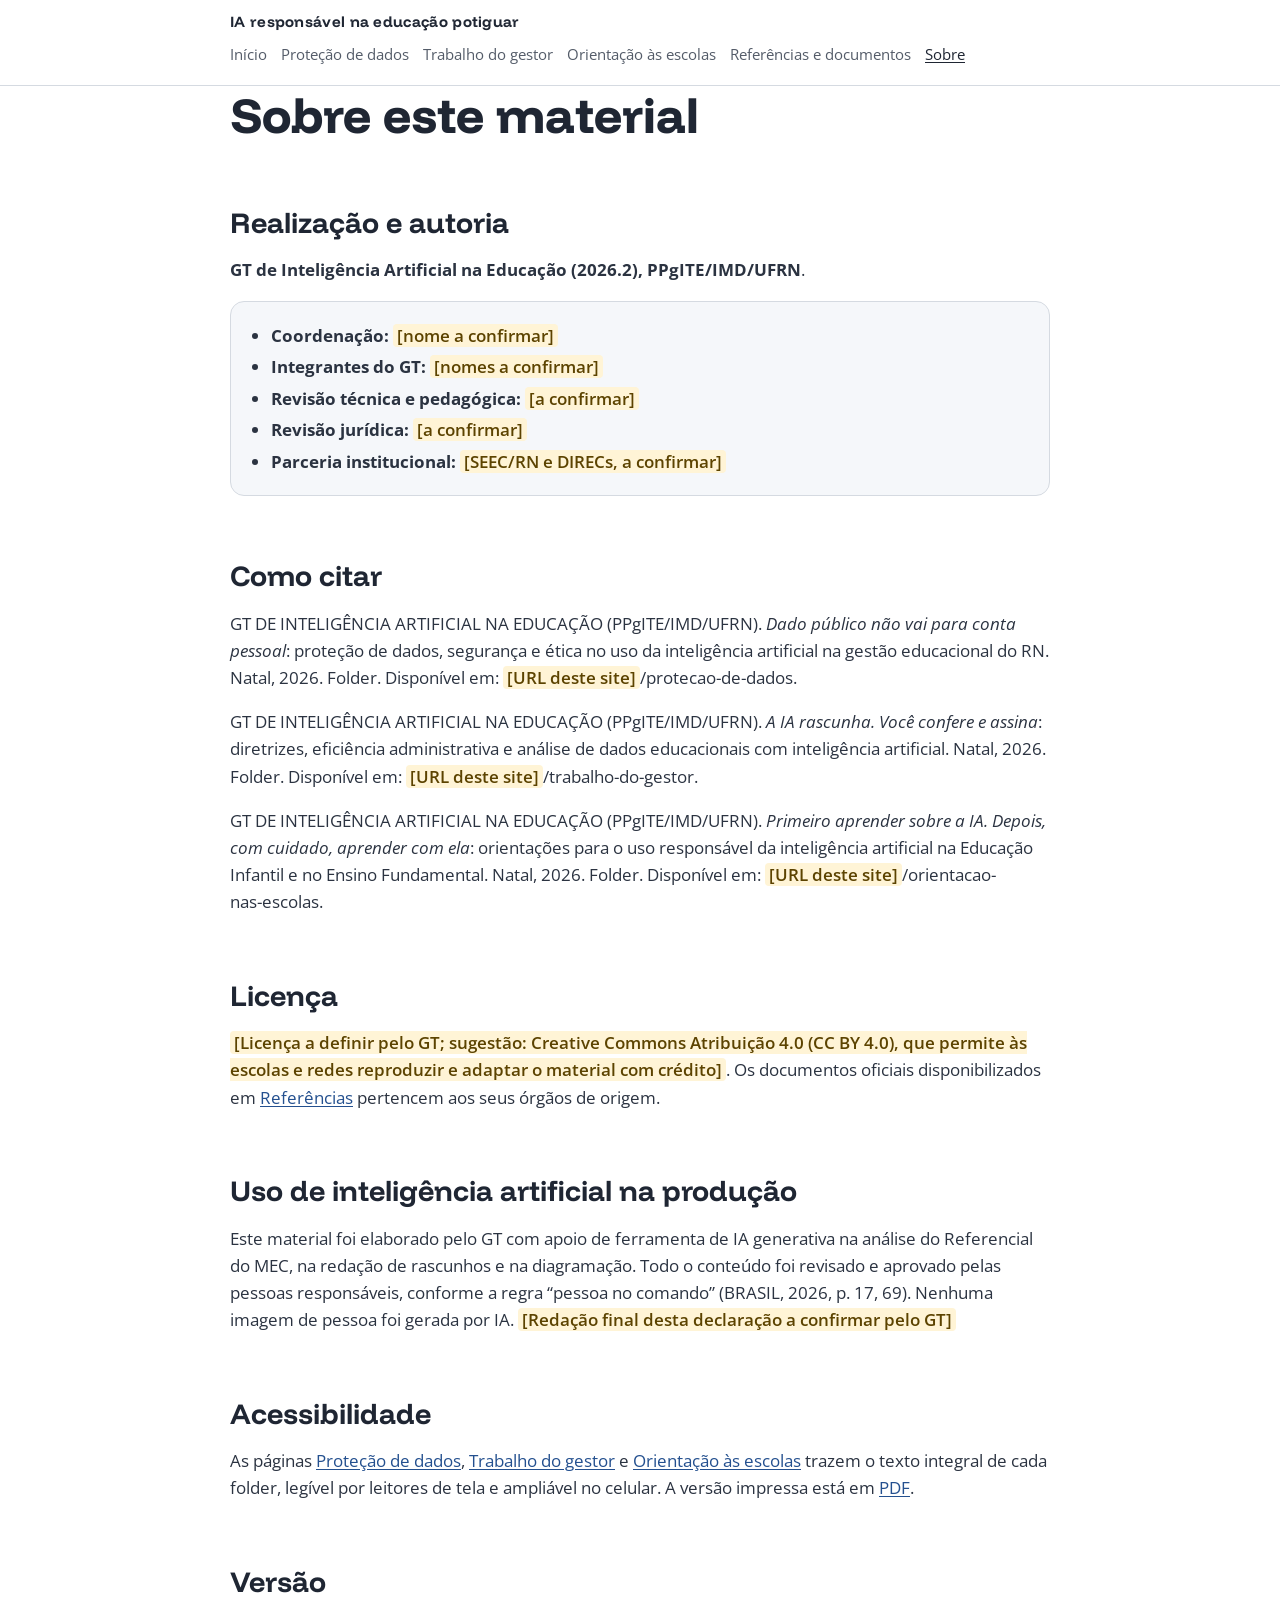
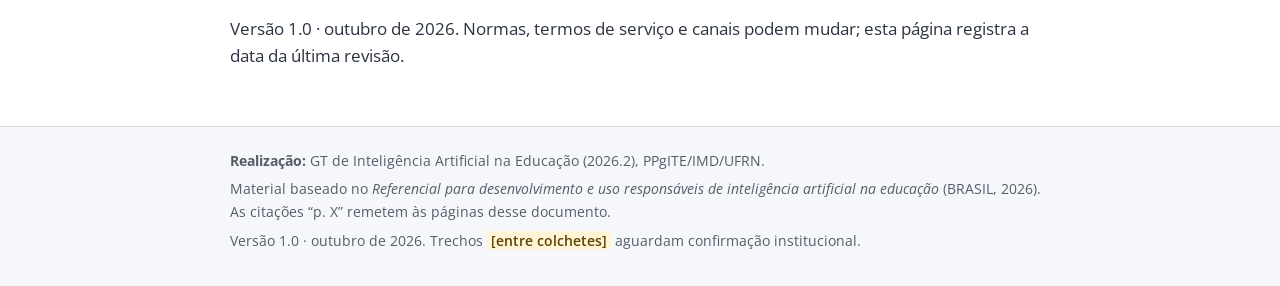
<file: sobre.html>
<!doctype html>
<html lang="pt-BR">
<head>
<meta charset="utf-8">
<meta name="viewport" content="width=device-width, initial-scale=1">
<title>Sobre · IA responsável na educação potiguar</title>
<meta name="description" content="Autoria, como citar, licença e declaração de uso de IA.">
<meta name="theme-color" content="#2C5FB3">
<link rel="icon" href="/assets/img/icone.svg" type="image/svg+xml">
<link rel="preconnect" href="https://fonts.googleapis.com">
<link rel="preconnect" href="https://fonts.gstatic.com" crossorigin>
<link rel="stylesheet" href="https://fonts.googleapis.com/css2?family=Funnel+Display:wght@600;700;800&family=Open+Sans:ital,wght@0,400;0,600;0,700;1,400&display=swap">
<link rel="stylesheet" href="/assets/css/style.css">
</head>
<body class="">
<a class="skip" href="#conteudo">Pular para o conteúdo</a>
<header class="top"><div class="wrap">
<a class="brand" href="/">IA responsável na educação potiguar</a>
<nav class="nav" aria-label="Seções"><a href="/">Início</a><a href="/protecao-de-dados">Proteção de dados</a><a href="/trabalho-do-gestor">Trabalho do gestor</a><a href="/orientacao-nas-escolas">Orientação às escolas</a><a href="/referencias">Referências e documentos</a><a href="/sobre" aria-current="page">Sobre</a></nav>
</div></header>

<main id="conteudo"><div class="wrap">

<h1>Sobre este material</h1>

<h2>Realização e autoria</h2>
<p><strong>GT de Inteligência Artificial na Educação (2026.2), PPgITE/IMD/UFRN</strong>.</p>
<div class="box soft">
<ul>
<li><strong>Coordenação:</strong> <span class="ph">[nome a confirmar]</span></li>
<li><strong>Integrantes do GT:</strong> <span class="ph">[nomes a confirmar]</span></li>
<li><strong>Revisão técnica e pedagógica:</strong> <span class="ph">[a confirmar]</span></li>
<li><strong>Revisão jurídica:</strong> <span class="ph">[a confirmar]</span></li>
<li><strong>Parceria institucional:</strong> <span class="ph">[SEEC/RN e DIRECs, a confirmar]</span></li>
</ul>
</div>

<h2>Como citar</h2>
<p>GT DE INTELIGÊNCIA ARTIFICIAL NA EDUCAÇÃO (PPgITE/IMD/UFRN). <em>Dado público não vai para conta pessoal</em>: proteção de dados, segurança e ética no uso da inteligência artificial na gestão educacional do RN. Natal, 2026. Folder. Disponível em: <span class="ph">[URL deste site]</span>/protecao-de-dados.</p>
<p>GT DE INTELIGÊNCIA ARTIFICIAL NA EDUCAÇÃO (PPgITE/IMD/UFRN). <em>A IA rascunha. Você confere e assina</em>: diretrizes, eficiência administrativa e análise de dados educacionais com inteligência artificial. Natal, 2026. Folder. Disponível em: <span class="ph">[URL deste site]</span>/trabalho-do-gestor.</p>
<p>GT DE INTELIGÊNCIA ARTIFICIAL NA EDUCAÇÃO (PPgITE/IMD/UFRN). <em>Primeiro aprender sobre a IA. Depois, com cuidado, aprender com ela</em>: orientações para o uso responsável da inteligência artificial na Educação Infantil e no Ensino Fundamental. Natal, 2026. Folder. Disponível em: <span class="ph">[URL deste site]</span>/orientacao-nas-escolas.</p>

<h2>Licença</h2>
<p><span class="ph">[Licença a definir pelo GT; sugestão: Creative Commons Atribuição 4.0 (CC BY 4.0), que permite às escolas e redes reproduzir e adaptar o material com crédito]</span>. Os documentos oficiais disponibilizados em <a href="/referencias">Referências</a> pertencem aos seus órgãos de origem.</p>

<h2>Uso de inteligência artificial na produção</h2>
<p>Este material foi elaborado pelo GT com apoio de ferramenta de IA generativa na análise do Referencial do MEC, na redação de rascunhos e na diagramação. Todo o conteúdo foi revisado e aprovado pelas pessoas responsáveis, conforme a regra “pessoa no comando” (BRASIL, 2026, p. 17, 69). Nenhuma imagem de pessoa foi gerada por IA. <span class="ph">[Redação final desta declaração a confirmar pelo GT]</span></p>

<h2>Acessibilidade</h2>
<p>As páginas <a href="/protecao-de-dados">Proteção de dados</a>, <a href="/trabalho-do-gestor">Trabalho do gestor</a> e <a href="/orientacao-nas-escolas">Orientação às escolas</a> trazem o texto integral de cada folder, legível por leitores de tela e ampliável no celular. A versão impressa está em <a href="/documentos/folders-ia-responsavel-educacao-potiguar.pdf">PDF</a>.</p>

<h2>Versão</h2>
<p>Versão 1.0 · outubro de 2026. Normas, termos de serviço e canais podem mudar; esta página registra a data da última revisão.</p>

</div></main>
<footer class="foot"><div class="wrap">
<p><strong>Realização:</strong> GT de Inteligência Artificial na Educação (2026.2), PPgITE/IMD/UFRN.</p>
<p>Material baseado no <em>Referencial para desenvolvimento e uso responsáveis de inteligência artificial na educação</em> (BRASIL, 2026). As citações “p. X” remetem às páginas desse documento.</p>
<p>Versão 1.0 · outubro de 2026. Trechos <span class="ph">[entre colchetes]</span> aguardam confirmação institucional.</p>
</div></footer>
</body>
</html>
</file>
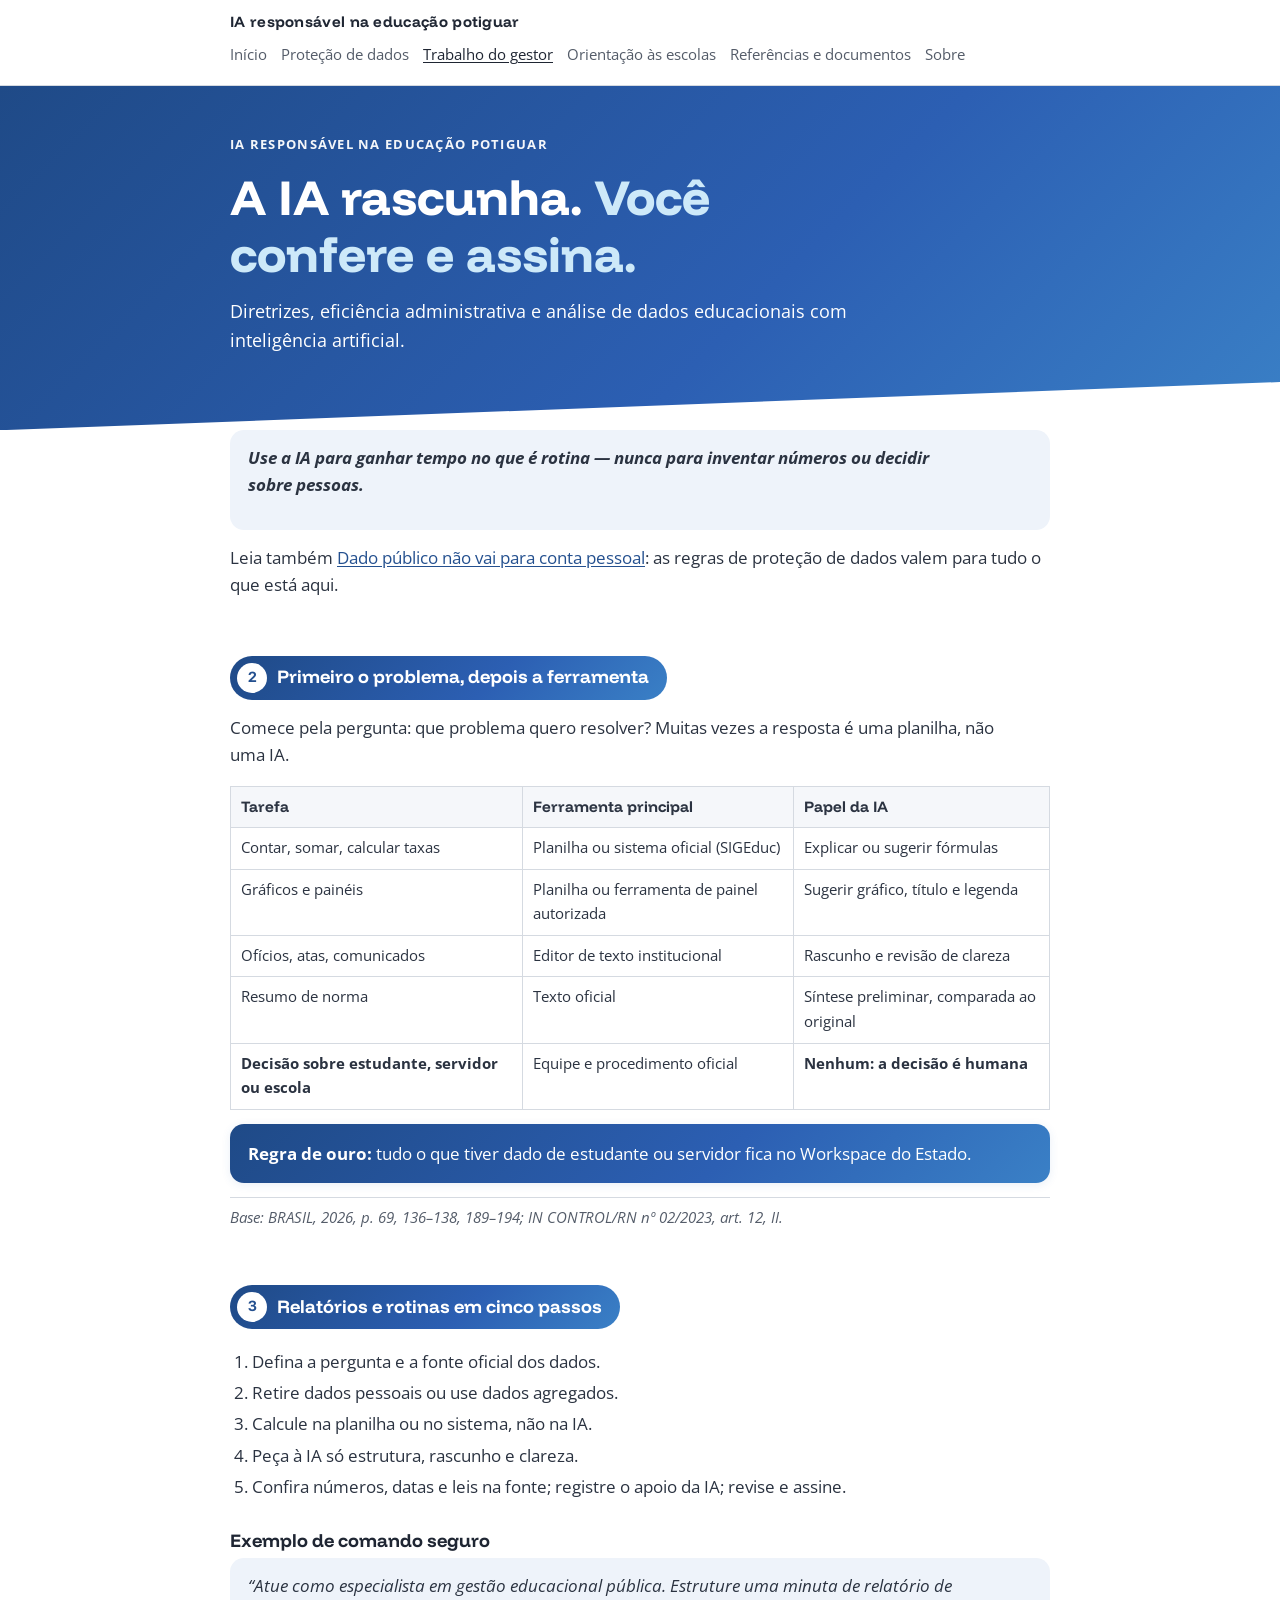
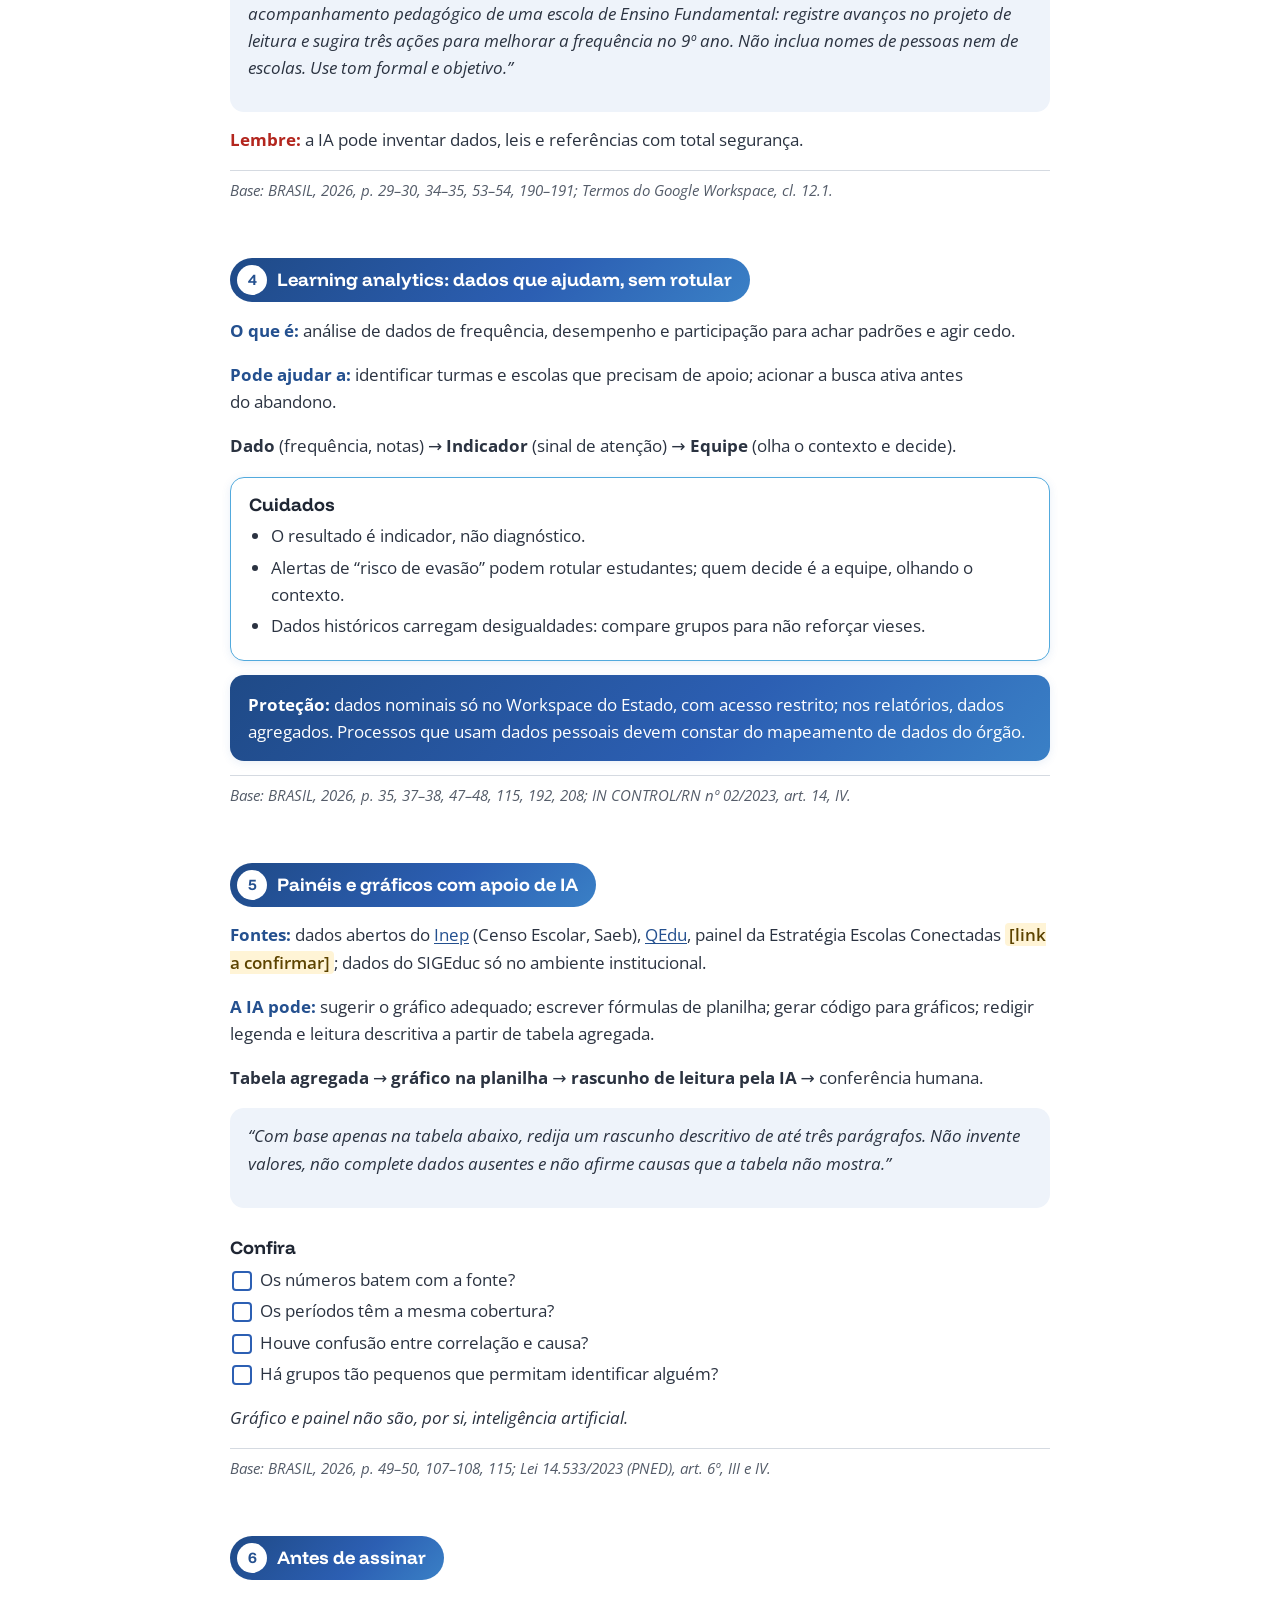
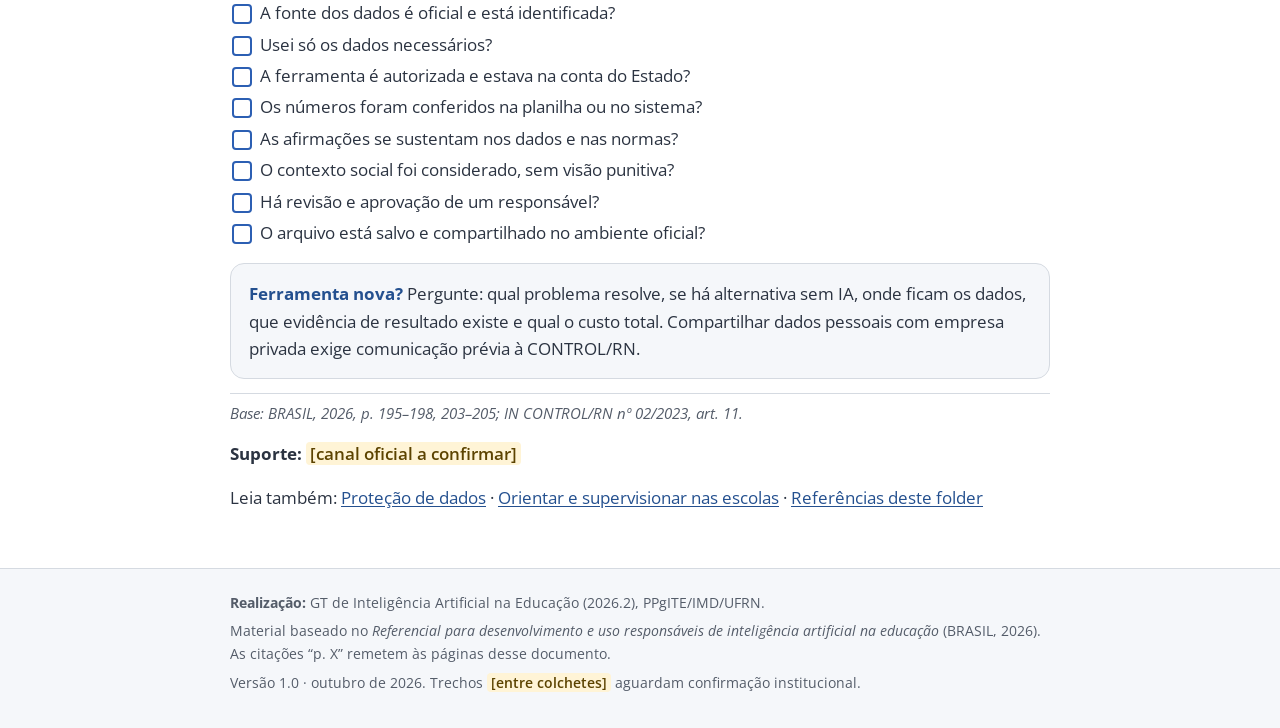
<file: trabalho-do-gestor.html>
<!doctype html>
<html lang="pt-BR">
<head>
<meta charset="utf-8">
<meta name="viewport" content="width=device-width, initial-scale=1">
<title>A IA rascunha. Você confere e assina. · IA responsável na educação potiguar</title>
<meta name="description" content="IA no trabalho do gestor: relatórios, rotinas e análise de dados educacionais.">
<meta name="theme-color" content="#2C5FB3">
<link rel="icon" href="/assets/img/icone.svg" type="image/svg+xml">
<link rel="preconnect" href="https://fonts.googleapis.com">
<link rel="preconnect" href="https://fonts.gstatic.com" crossorigin>
<link rel="stylesheet" href="https://fonts.googleapis.com/css2?family=Funnel+Display:wght@600;700;800&family=Open+Sans:ital,wght@0,400;0,600;0,700;1,400&display=swap">
<link rel="stylesheet" href="/assets/css/style.css">
</head>
<body class="t-gestor">
<a class="skip" href="#conteudo">Pular para o conteúdo</a>
<header class="top"><div class="wrap">
<a class="brand" href="/">IA responsável na educação potiguar</a>
<nav class="nav" aria-label="Seções"><a href="/">Início</a><a href="/protecao-de-dados">Proteção de dados</a><a href="/trabalho-do-gestor" aria-current="page">Trabalho do gestor</a><a href="/orientacao-nas-escolas">Orientação às escolas</a><a href="/referencias">Referências e documentos</a><a href="/sobre">Sobre</a></nav>
</div></header>
<section class="hero"><div class="wrap">
<p class="kicker">IA responsável na educação potiguar</p>
<h1>A IA rascunha. <span class="hl">Você confere e assina.</span></h1>
<p class="lead">Diretrizes, eficiência administrativa e análise de dados educacionais com inteligência artificial.</p>
</div></section>
<main id="conteudo"><div class="wrap">

<div class="quote"><p><strong>Use a IA para ganhar tempo no que é rotina — nunca para inventar números ou decidir sobre pessoas.</strong></p></div>
<p>Leia também <a href="/protecao-de-dados">Dado público não vai para conta pessoal</a>: as regras de proteção de dados valem para tudo o que está aqui.</p>

<h2 class="pill"><span class="n" aria-hidden="true">2</span>Primeiro o problema, depois a ferramenta</h2>
<p>Comece pela pergunta: que problema quero resolver? Muitas vezes a resposta é uma planilha, não uma IA.</p>
<div class="tbl-wrap"><table class="tbl">
<thead><tr><th scope="col">Tarefa</th><th scope="col">Ferramenta principal</th><th scope="col">Papel da IA</th></tr></thead>
<tbody>
<tr><td>Contar, somar, calcular taxas</td><td>Planilha ou sistema oficial (SIGEduc)</td><td>Explicar ou sugerir fórmulas</td></tr>
<tr><td>Gráficos e painéis</td><td>Planilha ou ferramenta de painel autorizada</td><td>Sugerir gráfico, título e legenda</td></tr>
<tr><td>Ofícios, atas, comunicados</td><td>Editor de texto institucional</td><td>Rascunho e revisão de clareza</td></tr>
<tr><td>Resumo de norma</td><td>Texto oficial</td><td>Síntese preliminar, comparada ao original</td></tr>
<tr><td><strong>Decisão sobre estudante, servidor ou escola</strong></td><td>Equipe e procedimento oficial</td><td><strong>Nenhum: a decisão é humana</strong></td></tr>
</tbody></table></div>
<div class="box strong"><p><strong>Regra de ouro:</strong> tudo o que tiver dado de estudante ou servidor fica no Workspace do Estado.</p></div>
<p class="base">Base: BRASIL, 2026, p. 69, 136–138, 189–194; IN CONTROL/RN nº 02/2023, art. 12, II.</p>

<h2 class="pill"><span class="n" aria-hidden="true">3</span>Relatórios e rotinas em cinco passos</h2>
<ol>
<li>Defina a pergunta e a fonte oficial dos dados.</li>
<li>Retire dados pessoais ou use dados agregados.</li>
<li>Calcule na planilha ou no sistema, não na IA.</li>
<li>Peça à IA só estrutura, rascunho e clareza.</li>
<li>Confira números, datas e leis na fonte; registre o apoio da IA; revise e assine.</li>
</ol>
<h3>Exemplo de comando seguro</h3>
<div class="quote"><p>“Atue como especialista em gestão educacional pública. Estruture uma minuta de relatório de acompanhamento pedagógico de uma escola de Ensino Fundamental: registre avanços no projeto de leitura e sugira três ações para melhorar a frequência no 9º ano. Não inclua nomes de pessoas nem de escolas. Use tom formal e objetivo.”</p></div>
<p><strong style="color:var(--red)">Lembre:</strong> a IA pode inventar dados, leis e referências com total segurança.</p>
<p class="base">Base: BRASIL, 2026, p. 29–30, 34–35, 53–54, 190–191; Termos do Google Workspace, cl. 12.1.</p>

<h2 class="pill"><span class="n" aria-hidden="true">4</span>Learning analytics: dados que ajudam, sem rotular</h2>
<p><span class="lab">O que é:</span> análise de dados de frequência, desempenho e participação para achar padrões e agir cedo.</p>
<p><span class="lab">Pode ajudar a:</span> identificar turmas e escolas que precisam de apoio; acionar a busca ativa antes do abandono.</p>
<p><strong>Dado</strong> (frequência, notas) → <strong>Indicador</strong> (sinal de atenção) → <strong>Equipe</strong> (olha o contexto e decide).</p>
<div class="box"><h3 style="margin-top:0">Cuidados</h3>
<ul><li>O resultado é indicador, não diagnóstico.</li>
<li>Alertas de “risco de evasão” podem rotular estudantes; quem decide é a equipe, olhando o contexto.</li>
<li>Dados históricos carregam desigualdades: compare grupos para não reforçar vieses.</li></ul></div>
<div class="box strong"><p><strong>Proteção:</strong> dados nominais só no Workspace do Estado, com acesso restrito; nos relatórios, dados agregados. Processos que usam dados pessoais devem constar do mapeamento de dados do órgão.</p></div>
<p class="base">Base: BRASIL, 2026, p. 35, 37–38, 47–48, 115, 192, 208; IN CONTROL/RN nº 02/2023, art. 14, IV.</p>

<h2 class="pill"><span class="n" aria-hidden="true">5</span>Painéis e gráficos com apoio de IA</h2>
<p><span class="lab">Fontes:</span> dados abertos do <a href="https://www.gov.br/inep/pt-br/acesso-a-informacao/dados-abertos">Inep</a> (Censo Escolar, Saeb), <a href="https://qedu.org.br/">QEdu</a>, painel da Estratégia Escolas Conectadas <span class="ph">[link a confirmar]</span>; dados do SIGEduc só no ambiente institucional.</p>
<p><span class="lab">A IA pode:</span> sugerir o gráfico adequado; escrever fórmulas de planilha; gerar código para gráficos; redigir legenda e leitura descritiva a partir de tabela agregada.</p>
<p><strong>Tabela agregada</strong> → <strong>gráfico na planilha</strong> → <strong>rascunho de leitura pela IA</strong> → conferência humana.</p>
<div class="quote"><p>“Com base apenas na tabela abaixo, redija um rascunho descritivo de até três parágrafos. Não invente valores, não complete dados ausentes e não afirme causas que a tabela não mostra.”</p></div>
<h3>Confira</h3>
<ul class="check"><li>Os números batem com a fonte?</li><li>Os períodos têm a mesma cobertura?</li><li>Houve confusão entre correlação e causa?</li><li>Há grupos tão pequenos que permitam identificar alguém?</li></ul>
<p><em>Gráfico e painel não são, por si, inteligência artificial.</em></p>
<p class="base">Base: BRASIL, 2026, p. 49–50, 107–108, 115; Lei 14.533/2023 (PNED), art. 6º, III e IV.</p>

<h2 class="pill"><span class="n" aria-hidden="true">6</span>Antes de assinar</h2>
<ul class="check">
<li>A fonte dos dados é oficial e está identificada?</li>
<li>Usei só os dados necessários?</li>
<li>A ferramenta é autorizada e estava na conta do Estado?</li>
<li>Os números foram conferidos na planilha ou no sistema?</li>
<li>As afirmações se sustentam nos dados e nas normas?</li>
<li>O contexto social foi considerado, sem visão punitiva?</li>
<li>Há revisão e aprovação de um responsável?</li>
<li>O arquivo está salvo e compartilhado no ambiente oficial?</li>
</ul>
<div class="box soft"><p><span class="lab">Ferramenta nova?</span> Pergunte: qual problema resolve, se há alternativa sem IA, onde ficam os dados, que evidência de resultado existe e qual o custo total. Compartilhar dados pessoais com empresa privada exige comunicação prévia à CONTROL/RN.</p></div>
<p class="base">Base: BRASIL, 2026, p. 195–198, 203–205; IN CONTROL/RN nº 02/2023, art. 11.</p>
<p><strong>Suporte:</strong> <span class="ph">[canal oficial a confirmar]</span></p>
<p>Leia também: <a href="/protecao-de-dados">Proteção de dados</a> · <a href="/orientacao-nas-escolas">Orientar e supervisionar nas escolas</a> · <a href="/referencias#folder-gestor">Referências deste folder</a></p>

</div></main>
<footer class="foot"><div class="wrap">
<p><strong>Realização:</strong> GT de Inteligência Artificial na Educação (2026.2), PPgITE/IMD/UFRN.</p>
<p>Material baseado no <em>Referencial para desenvolvimento e uso responsáveis de inteligência artificial na educação</em> (BRASIL, 2026). As citações “p. X” remetem às páginas desse documento.</p>
<p>Versão 1.0 · outubro de 2026. Trechos <span class="ph">[entre colchetes]</span> aguardam confirmação institucional.</p>
</div></footer>
</body>
</html>
</file>
<file: assets/css/style.css>
/* IA responsável na educação potiguar — estilo do site
   Paleta e tipografia inspiradas no Referencial do MEC (2026). */
:root{
  --ink:#2B3341; --ink-strong:#1F2633; --muted:#545C69; --line:#D5DAE1;
  --bg:#FFFFFF; --soft:#F5F7FA;
  --blue:#2C5FB3; --blue-dark:#24508F; --cyan:#52AADD;
  --purple:#833AA0; --magenta:#C0208E; --purple-ink:#7A2F96;
  --green:#2D7639; --green-dark:#213924; --green-ink:#24622F;
  --orange:#D9481F; --red:#B3261E;
  --accent:var(--blue); --accent-ink:var(--blue-dark);
  --grad:linear-gradient(135deg,#24508F,#2C5FB3 60%,#3A80C6);
  --radius:14px;
}
.t-dados{--accent:var(--purple);--accent-ink:var(--purple-ink);--grad:linear-gradient(135deg,#833AA0,#B02598 60%,#C0208E)}
.t-gestor{--accent:var(--blue);--accent-ink:var(--blue-dark);--grad:linear-gradient(135deg,#1F4A87,#2C5FB3 60%,#3A80C6)}
.t-escolas{--accent:var(--green);--accent-ink:var(--green-ink);--grad:linear-gradient(135deg,#213924,#2D7639 70%,#3E8F47)}

*{box-sizing:border-box}
html{-webkit-text-size-adjust:100%}
body{margin:0;background:var(--bg);color:var(--ink);font:400 17px/1.6 'Open Sans',system-ui,sans-serif}
img,svg{max-width:100%}
a{color:var(--accent-ink);text-underline-offset:2px}
a:hover{color:var(--ink-strong)}
a:focus-visible,button:focus-visible{outline:3px solid #F1593A;outline-offset:2px;border-radius:4px}
h1,h2,h3{font-family:'Funnel Display',system-ui,sans-serif;color:var(--ink-strong);line-height:1.15;text-wrap:balance}
h1{font-size:clamp(2rem,6vw,3.1rem);font-weight:800;margin:0 0 .4em}
h2{font-size:clamp(1.4rem,3.6vw,1.8rem);font-weight:700;margin:2.2em 0 .6em}
h3{font-size:1.15rem;font-weight:700;margin:1.6em 0 .4em}
p{margin:0 0 1em;text-wrap:pretty}
ul,ol{padding-left:1.3em;margin:0 0 1em}
li{margin:.25em 0}
.skip{position:absolute;left:-999px;top:0;background:#fff;padding:8px 12px;z-index:10}
.skip:focus{left:8px;top:8px}

.wrap{max-width:860px;margin:0 auto;padding:0 20px}

/* topo */
.top{border-bottom:1px solid var(--line);background:#fff}
.top .wrap{display:flex;flex-wrap:wrap;gap:6px 18px;align-items:center;justify-content:space-between;padding-top:12px;padding-bottom:12px}
.brand{font:700 .95rem 'Funnel Display',sans-serif;color:var(--ink-strong);text-decoration:none;letter-spacing:.02em}
.nav{display:flex;flex-wrap:wrap;gap:4px 14px;font-size:.92rem}
.nav a{text-decoration:none;color:var(--muted);padding:6px 0}
.nav a[aria-current="page"],.nav a:hover{color:var(--ink-strong);text-decoration:underline}

/* faixa de abertura */
.hero{background:var(--grad);color:#fff;clip-path:polygon(0 0,100% 0,100% 86%,0 100%);padding:48px 0 76px}
.hero h1{color:#fff;margin-bottom:.3em}
.hero .kicker{font-size:.8rem;font-weight:700;letter-spacing:.1em;text-transform:uppercase;margin:0 0 14px;opacity:.95}
.hero p.lead{font-size:1.12rem;max-width:40em;margin:0}
.hero .hl{color:#FBD3EE}
.t-gestor .hero .hl{color:#CDE9F9}
.t-escolas .hero .hl{color:#FBC9AE}

/* blocos */
.pill{display:inline-flex;align-items:center;gap:10px;background:var(--grad);color:#fff;border-radius:999px;padding:7px 18px 7px 7px;font:700 1.15rem/1.2 'Funnel Display',sans-serif;margin:2.2em 0 .8em}
.pill .n{display:inline-grid;place-items:center;width:30px;height:30px;border-radius:50%;background:#fff;color:var(--accent-ink);font-size:.95rem;flex:none}
.box{border:1px solid var(--cyan);border-radius:var(--radius);padding:16px 18px;margin:0 0 14px;background:#fff;box-shadow:0 2px 10px rgba(44,95,179,.10)}
.box > :last-child{margin-bottom:0}
.box.alert{border-color:var(--red);background:#FDF3F2;box-shadow:none}
.box.soft{background:var(--soft);box-shadow:none;border-color:var(--line)}
.box.strong{background:var(--grad);color:#fff;border:none}
.box.strong b,.box.strong strong{color:#fff}
.quote{border-radius:var(--radius);background:#EEF3FA;padding:14px 18px;font-style:italic;margin:0 0 14px}
.t-dados .quote{background:#F4E9F8}.t-escolas .quote{background:#FDEDE4;color:#7A2E12}
.base{font-size:.92rem;font-style:italic;color:var(--muted);border-top:1px solid var(--line);padding-top:8px;margin-top:10px}
.lab{font-weight:700;color:var(--accent-ink)}
.ph{background:#FFF4D6;color:#5C4300;font-weight:600;padding:0 4px;border-radius:4px}

.tbl{width:100%;border-collapse:collapse;margin:0 0 14px;font-size:.96rem}
.tbl caption{text-align:left;font-weight:700;margin-bottom:6px}
.tbl th,.tbl td{border:1px solid var(--line);padding:8px 10px;vertical-align:top;text-align:left}
.tbl th{background:var(--soft);font-family:'Funnel Display',sans-serif}
.tbl-wrap{overflow-x:auto}

.dot{display:inline-block;width:14px;height:14px;border-radius:50%;vertical-align:-2px;margin-right:6px}
.check{list-style:none;padding-left:0}
.check li{padding-left:30px;position:relative}
.check li::before{content:"";position:absolute;left:2px;top:5px;width:16px;height:16px;border:2px solid var(--accent);border-radius:4px}

/* cartões da página inicial */
.cards{display:grid;grid-template-columns:repeat(auto-fit,minmax(240px,1fr));gap:16px;margin:28px 0}
.card{display:flex;flex-direction:column;border-radius:var(--radius);overflow:hidden;border:1px solid var(--line);background:#fff;text-decoration:none;color:var(--ink)}
.card .cap{background:var(--grad);color:#fff;padding:18px 18px 22px;font:800 1.3rem/1.12 'Funnel Display',sans-serif;min-height:112px}
.card .body{padding:14px 18px 18px;font-size:.95rem}
.card:hover{box-shadow:0 4px 16px rgba(31,38,51,.14)}
.card:hover .cap{text-decoration:underline}

.docs{list-style:none;padding:0}
.docs li{border-bottom:1px solid var(--line);padding:12px 0;margin:0}
.docs .meta{display:block;font-size:.88rem;color:var(--muted)}
.tag{display:inline-block;font-size:.75rem;font-weight:700;letter-spacing:.04em;text-transform:uppercase;border:1px solid currentColor;border-radius:999px;padding:0 8px;margin-left:6px;color:var(--muted)}

.refs li{margin:.6em 0}
.toc{background:var(--soft);border-radius:var(--radius);padding:14px 18px;margin:20px 0}
.toc ul{margin:0;columns:2 220px}

/* rodapé */
.foot{margin-top:56px;border-top:1px solid var(--line);background:var(--soft);font-size:.9rem;color:var(--muted)}
.foot .wrap{padding-top:22px;padding-bottom:28px}
.foot p{margin:0 0 .4em}

@media print{.top,.foot,.skip{display:none}.hero{clip-path:none;color:#000;background:none}.hero h1{color:#000}}
</file>
